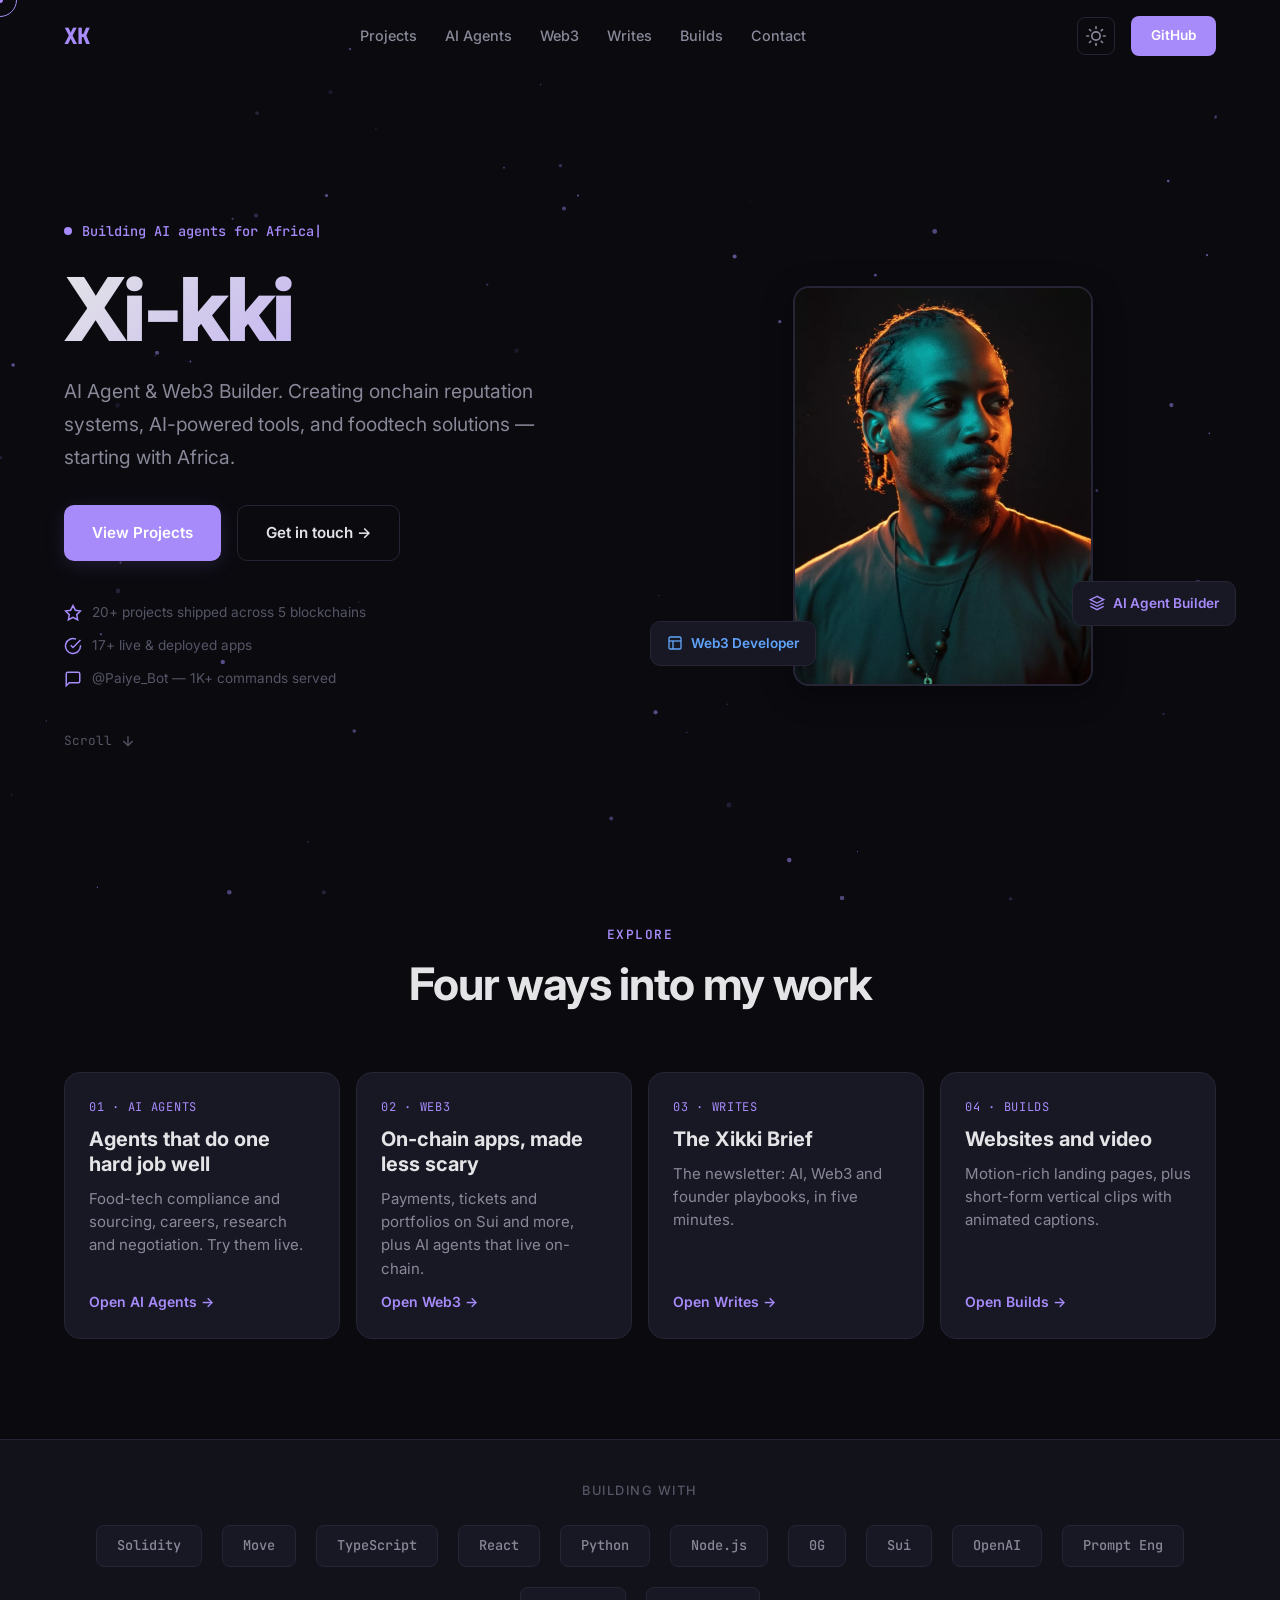
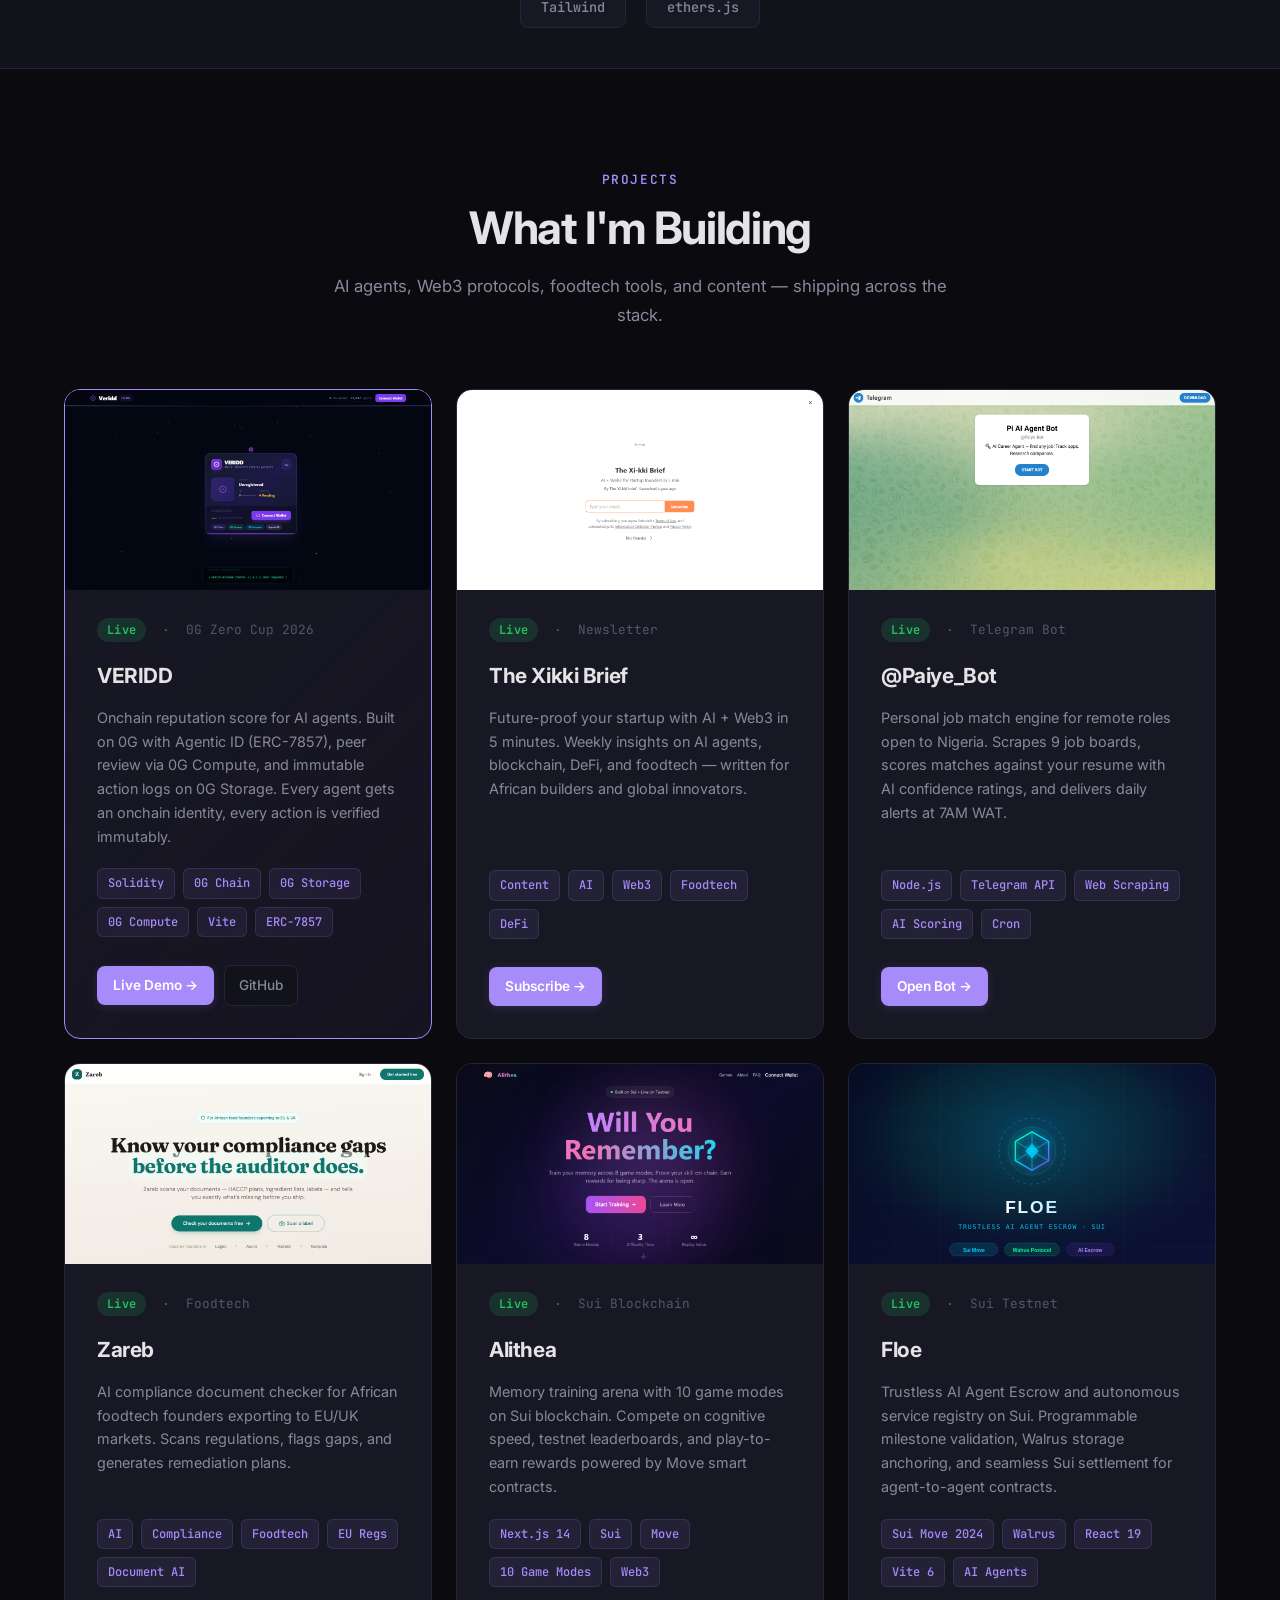
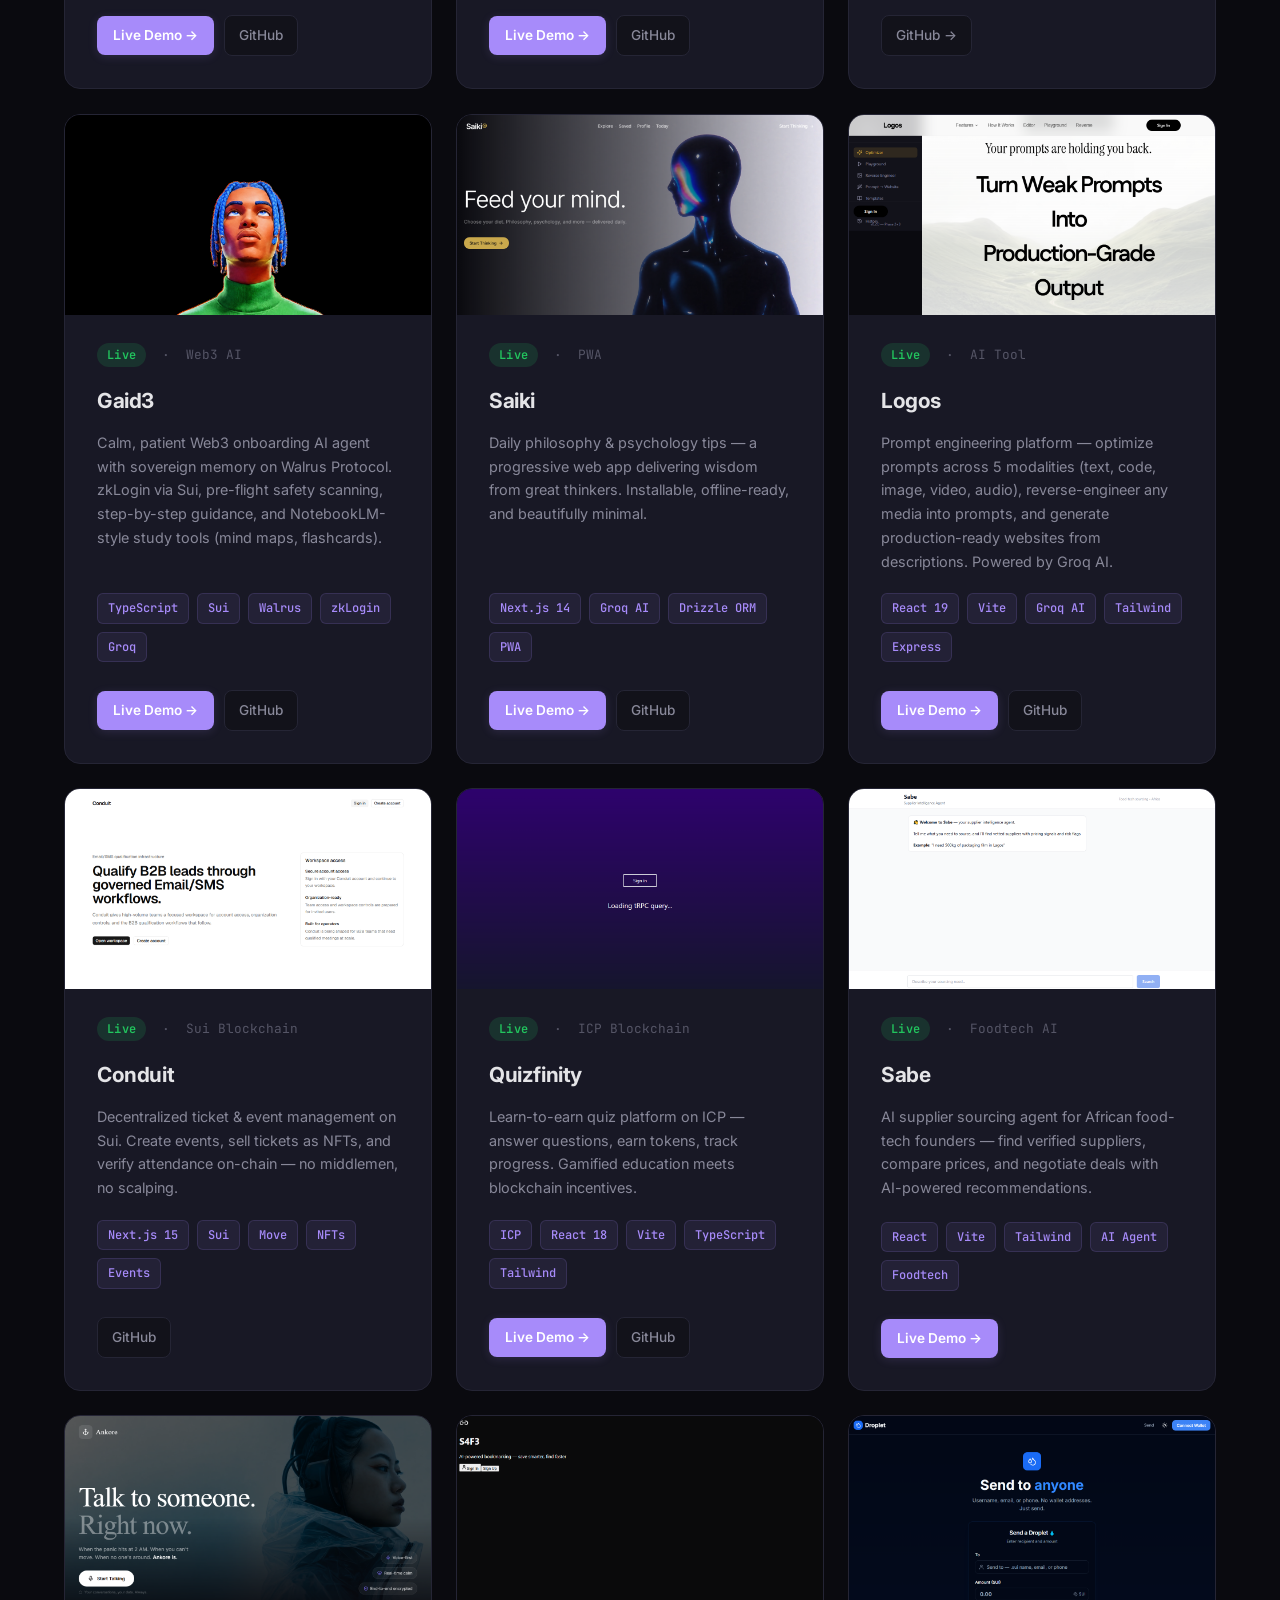
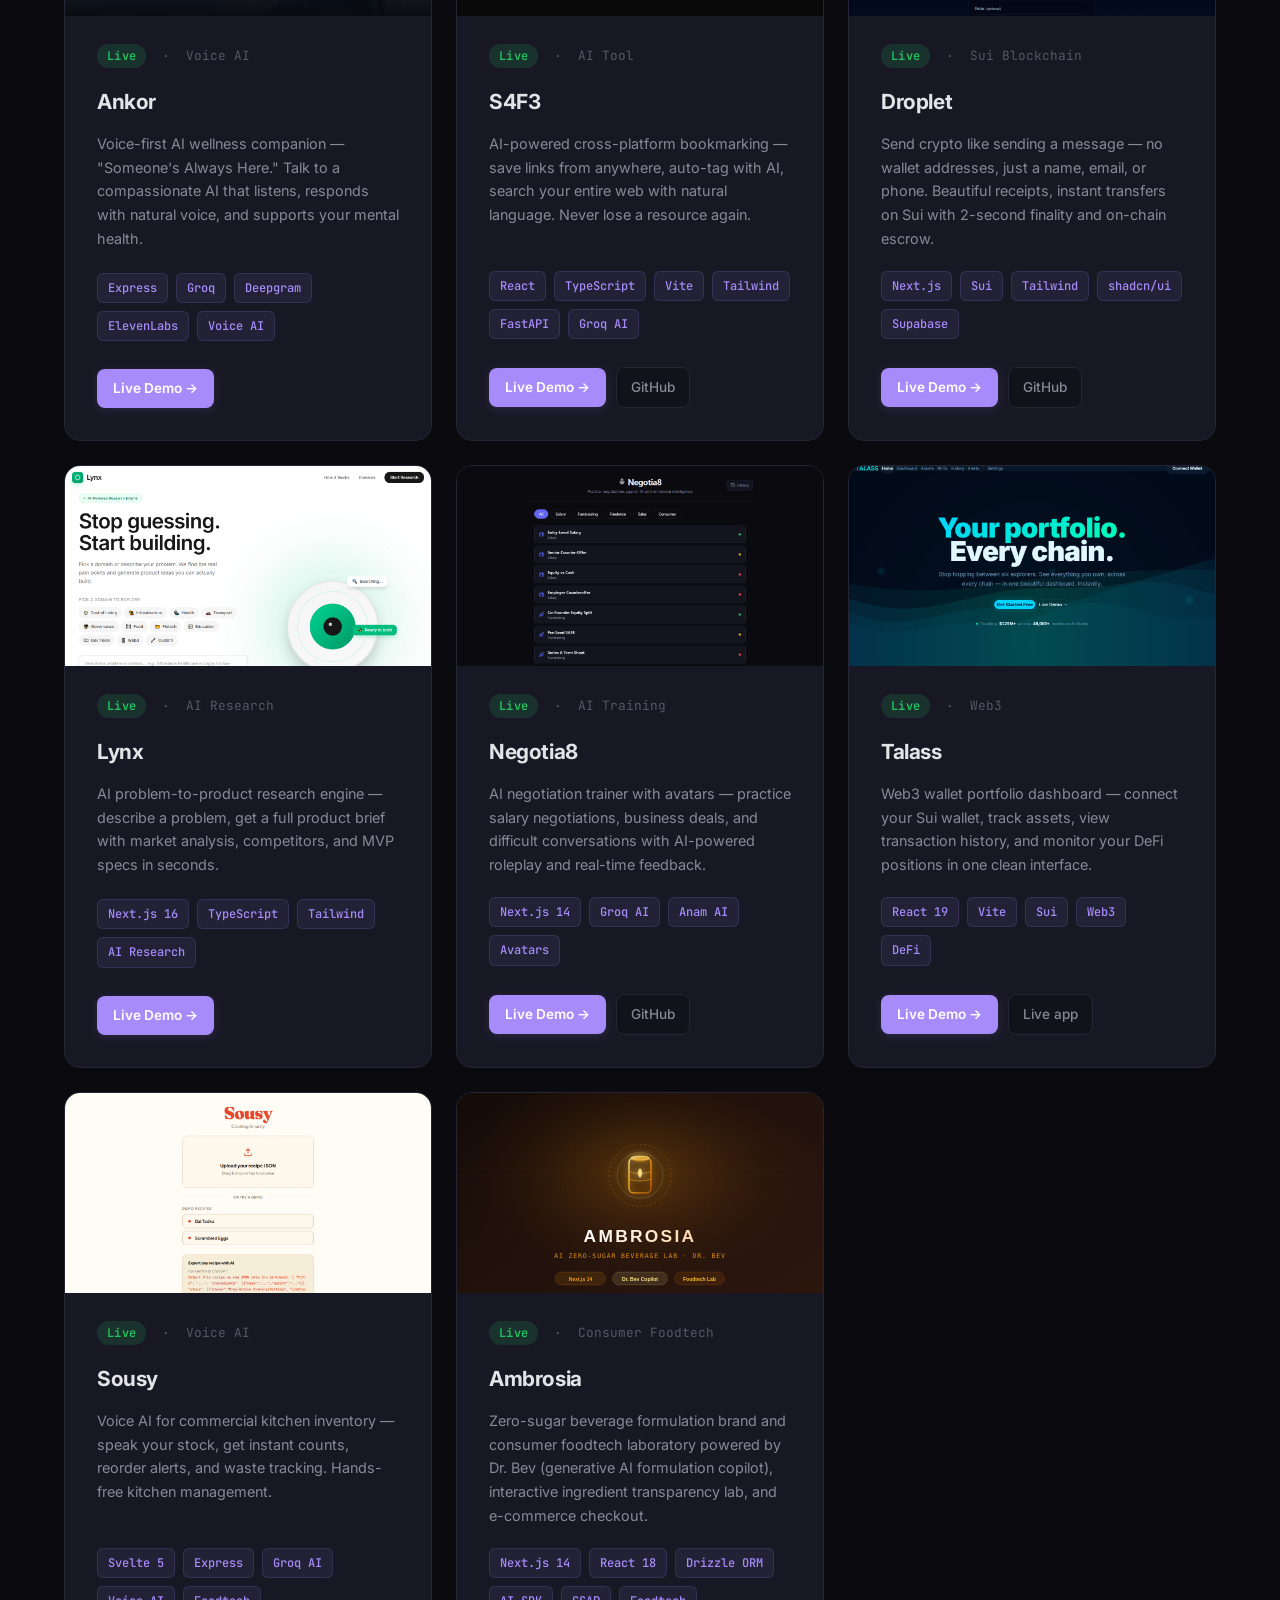
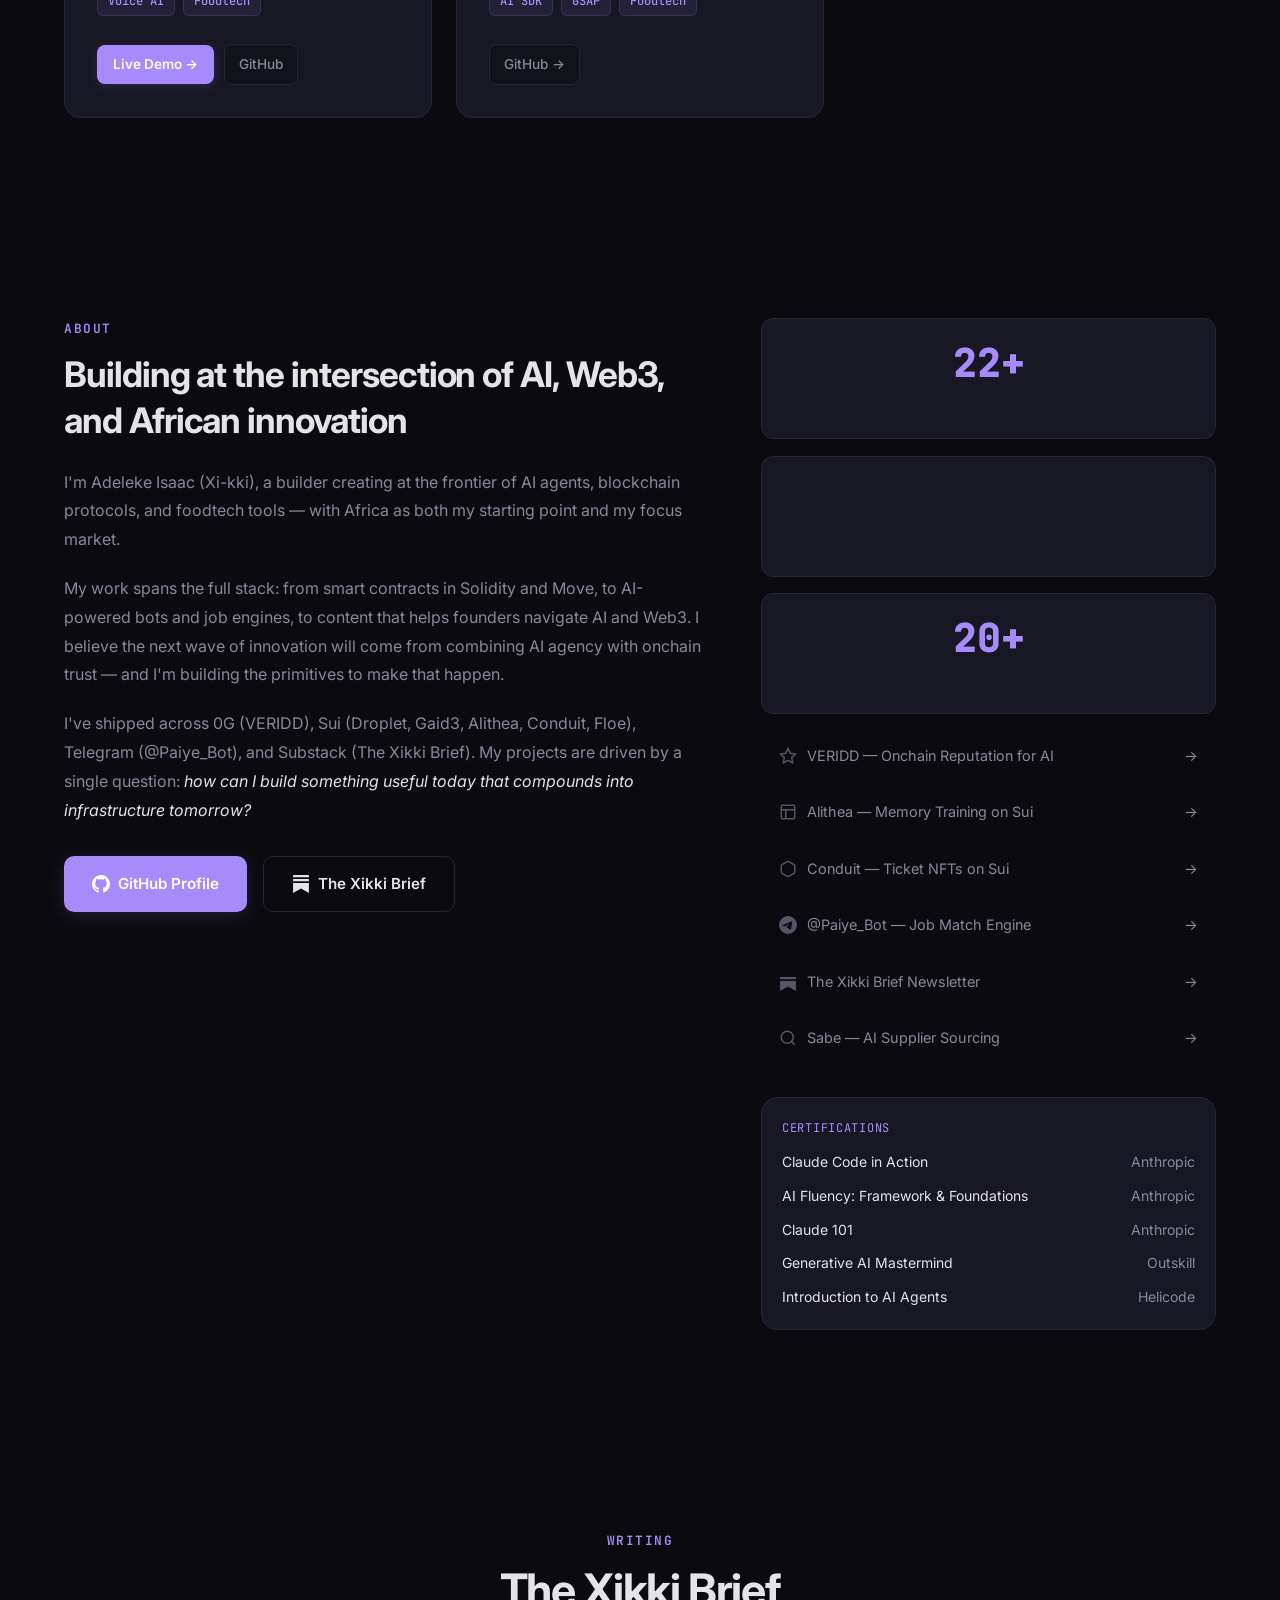
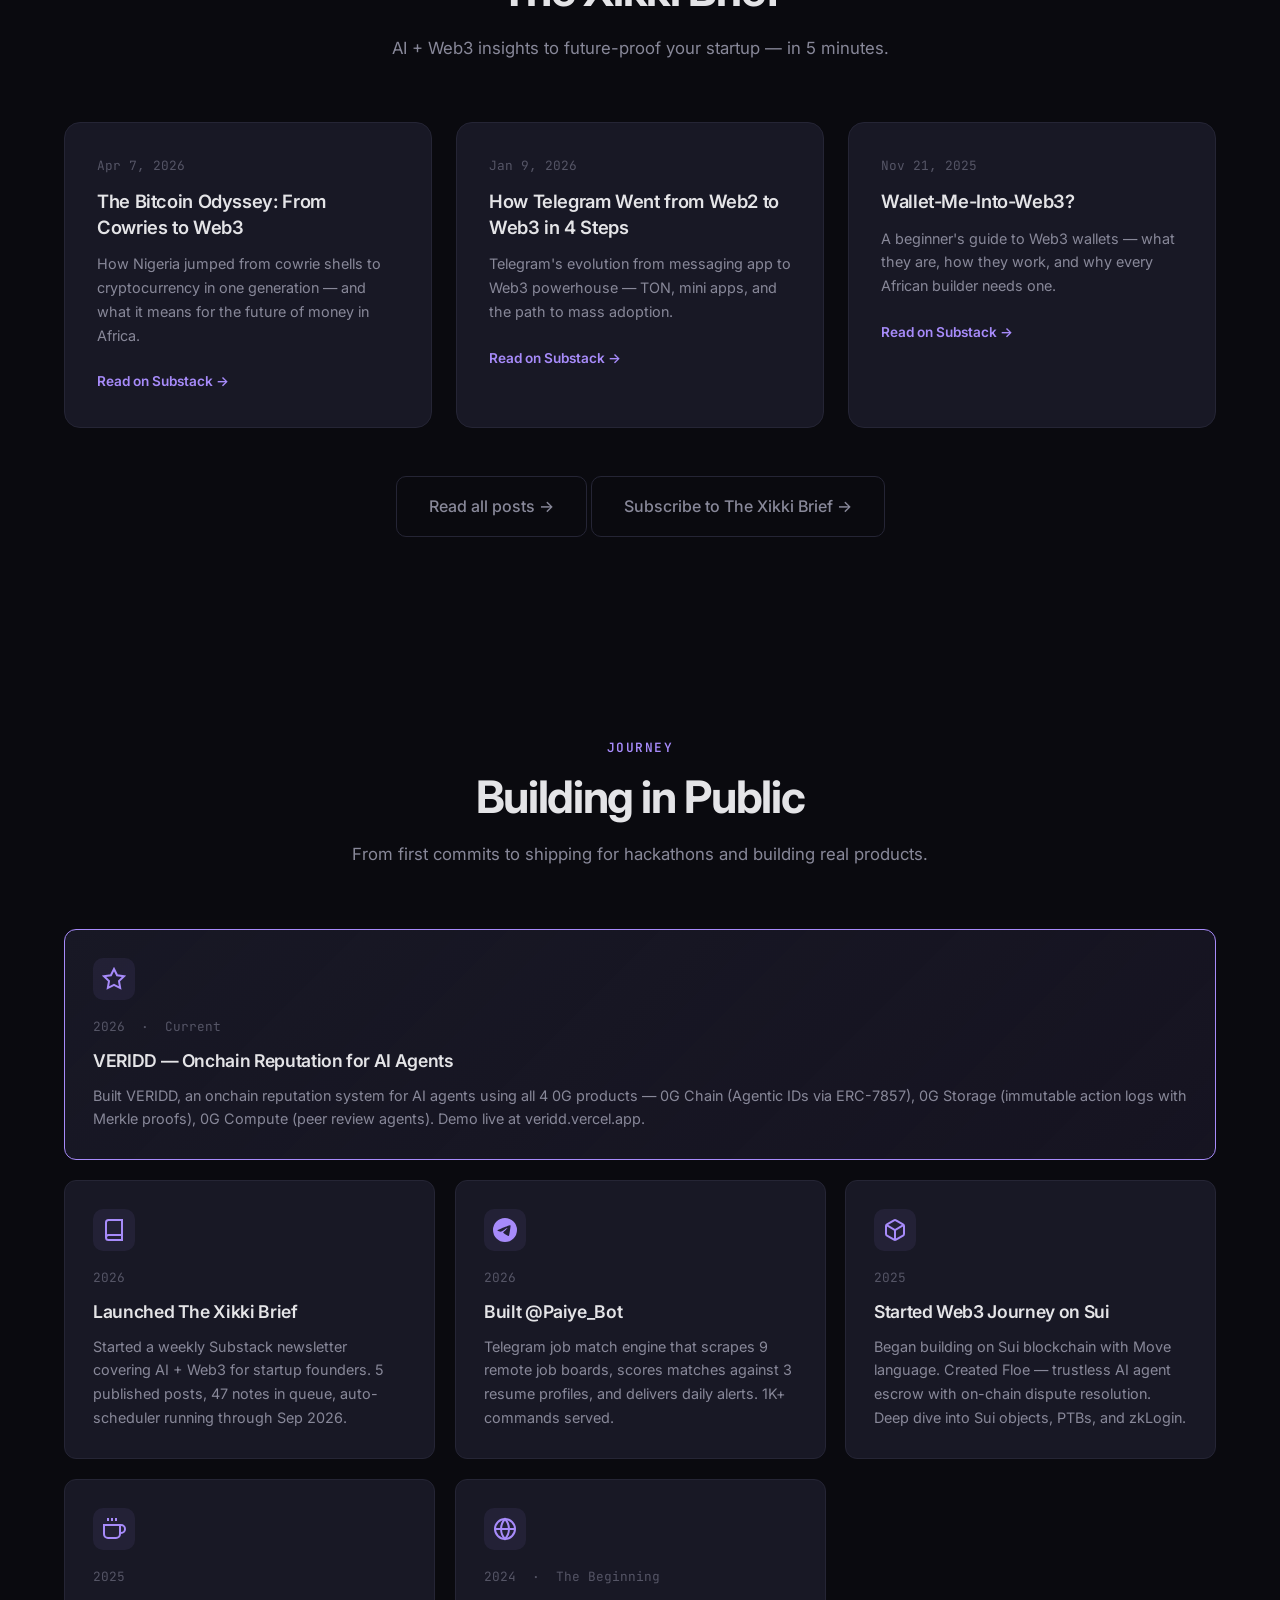
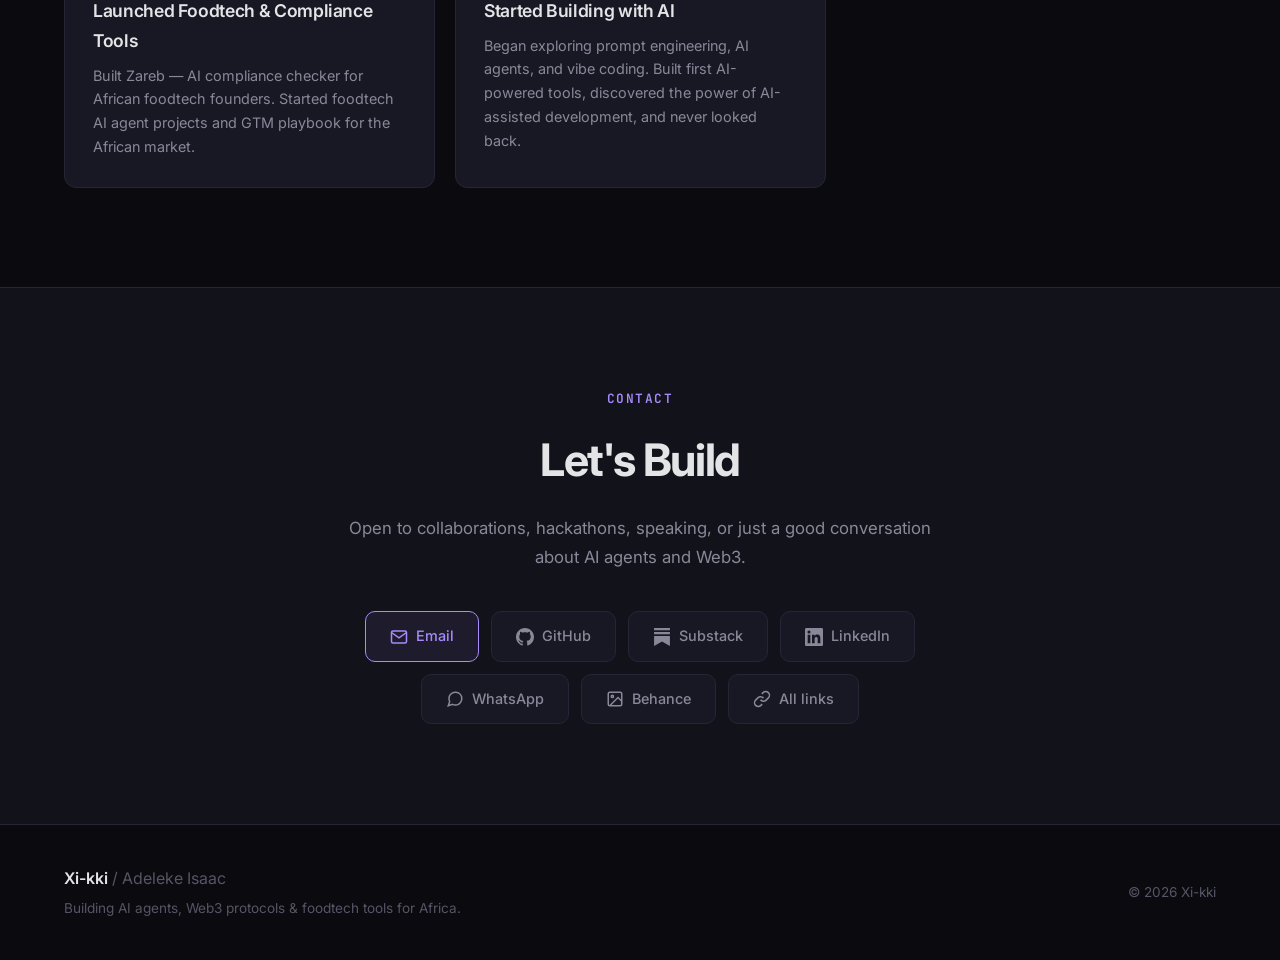
<file: index.html>
<!DOCTYPE html>
<html lang="en" data-theme="dark">

<head>
  <meta charset="utf-8">
  <meta name="viewport" content="width=device-width, initial-scale=1">

  <!-- Primary SEO -->
  <title>Xi-kki — AI Agent, Foodtech & Web3 Builder | Adeleke Isaac (Xi-kkii)</title>
  <meta name="description"
    content="Xi-kki (Adeleke Isaac, also searched as Xi-kkii) builds AI agents, foodtech tools (Zareb — EU/UK compliance checker, Sousy — voice AI kitchen inventory, Sabe — supplier sourcing), and Web3 protocols (VERIDD on 0G, Sui blockchain). Creator of The Xikki Brief and @Paiye_Bot. Based in Africa, building for global markets.">
  <meta name="keywords"
    content="Xi-kki, Xi-kkii, Xi kki, Adeleke Isaac, AI agent developer, foodtech, food tech, African foodtech, foodtech AI, Zareb, Sousy, Sabe, VERIDD, The Xikki Brief, Paiye_Bot, Web3 builder, Sui blockchain, 0G, AI agents Africa, food compliance AI, kitchen AI, Nigeria">
  <meta name="author" content="Adeleke Isaac (Xi-kki)">
  <meta name="robots" content="index, follow, max-image-preview:large, max-snippet:-1, max-video-preview:-1">
  <meta name="google-site-verification" content="q6CFIADINIWfHFvQbDOunn2z2ZAjoUKvm70PoRTeu8s">
  <meta name="google-site-verification" content="cYsNMPkM1h7gbuWrki6o7Jdpw_J-PGnX3L5yHL2Sfp0">
  <meta name="googlebot" content="index, follow, max-image-preview:large, max-snippet:-1, max-video-preview:-1">
  <meta name="theme-color" content="#0a0a0f">
  <link rel="canonical" href="https://xi-kki.github.io/">
  <link rel="author" href="https://github.com/xi-kki">

  <!-- Open Graph -->
  <meta property="og:type" content="profile">
  <meta property="og:url" content="https://xi-kki.github.io/">
  <meta property="og:title" content="Xi-kki — AI Agent, Foodtech & Web3 Builder">
  <meta property="og:description"
    content="Xi-kki (Adeleke Isaac) builds AI agents, foodtech tools (Zareb, Sousy) and Web3 protocols for Africa. 18+ projects shipped.">
  <meta property="og:image" content="https://xi-kki.github.io/images/xi-kki.webp">
  <meta property="og:image:width" content="800">
  <meta property="og:image:height" content="800">
  <meta property="og:image:alt" content="Xi-kki — Adeleke Isaac portrait">
  <meta property="og:site_name" content="Xi-kki">
  <meta property="og:locale" content="en_NG">
  <meta property="profile:first_name" content="Adeleke">
  <meta property="profile:last_name" content="Isaac">
  <meta property="profile:username" content="xi-kki">

  <!-- Twitter Card -->
  <meta name="twitter:card" content="summary_large_image">
  <meta name="twitter:site" content="@xikkibrief">
  <meta name="twitter:creator" content="@xikkibrief">
  <meta name="twitter:title" content="Xi-kki — AI Agent, Foodtech & Web3 Builder">
  <meta name="twitter:description"
    content="Building AI agents, foodtech compliance & kitchen AI (Zareb, Sousy), and Web3 protocols for Africa.">
  <meta name="twitter:image" content="https://xi-kki.github.io/images/xi-kki.webp">
  <meta name="twitter:image:alt" content="Xi-kki portrait">

  <!-- Schema.org — AEO optimized for LLMs / AI agents -->
  <script type="application/ld+json">
  {
    "@context": "https://schema.org",
    "@graph": [
      {
        "@type": "Person",
        "@id": "https://xi-kki.github.io/#person",
        "name": "Adeleke Isaac",
        "alternateName": ["Xi-kki", "Xi-kkii", "Xikki"],
        "url": "https://xi-kki.github.io/",
        "image": "https://xi-kki.github.io/images/xi-kki.webp",
        "jobTitle": "AI Agent, Foodtech & Web3 Builder",
        "description": "Adeleke Isaac (Xi-kki) is a Nigerian AI agent and foodtech builder creating Zareb (EU/UK food compliance AI), Sousy (voice AI kitchen inventory), Sabe (AI supplier sourcing), and VERIDD (onchain reputation for AI agents on 0G). Writes The Xikki Brief. 18+ projects shipped across 5 blockchains.",
        "nationality": { "@type": "Country", "name": "Nigeria" },
        "knowsAbout": [
          "Foodtech", "Food Technology", "Food Compliance", "EU Food Regulations", "UK Food Regulations",
          "Kitchen AI", "Voice AI for Restaurants", "Inventory Management", "Supply Chain AI",
          "AI Agents", "Agentic AI", "Prompt Engineering", "Machine Learning",
          "Web3", "Blockchain", "Sui Blockchain", "Move Language", "Solidity", "0G Chain", "DeFi"
        ],
        "knowsLanguage": ["en", "en-NG"],
        "sameAs": [
          "https://github.com/xi-kki",
          "https://thexikkibrief.substack.com",
          "https://veridd.vercel.app",
          "https://zareb.vercel.app",
          "https://www.linkedin.com/in/adelekeisaac",
          "https://linktr.ee/Xi.kki",
          "https://about.me/Xi-kki",
          "https://www.behance.net/adelsdelight",
          "https://www.clippings.me/users/adelbee",
          "https://t.me/Paiye_Bot",
          "https://xi-kki.github.io/agents/"
        ],
        "hasOccupation": {
          "@type": "Occupation",
          "name": "Forward Deployed Engineer: AI agents for food-tech",
          "occupationLocation": { "@type": "Country", "name": "Nigeria" },
          "skills": "AI Agents, Foodtech, Web3, Solidity, Move, TypeScript, Python"
        }
      },
      {
        "@type": "WebSite",
        "@id": "https://xi-kki.github.io/#website",
        "url": "https://xi-kki.github.io/",
        "name": "Xi-kki — AI Agent, Foodtech & Web3 Builder",
        "alternateName": ["Xi-kkii Portfolio", "Adeleke Isaac Portfolio"],
        "description": "Portfolio of Adeleke Isaac (Xi-kki): AI agents, foodtech tools, and Web3 protocols for Africa.",
        "inLanguage": "en-NG",
        "publisher": { "@id": "https://xi-kki.github.io/#person" },
        "author": { "@id": "https://xi-kki.github.io/#person" }
      },
      {
        "@type": "CollectionPage",
        "@id": "https://xi-kki.github.io/#webpage",
        "url": "https://xi-kki.github.io/",
        "name": "Xi-kki — AI Agent, Foodtech & Web3 Builder | Adeleke Isaac",
        "isPartOf": { "@id": "https://xi-kki.github.io/#website" },
        "about": { "@id": "https://xi-kki.github.io/#person" },
        "primaryImageOfPage": { "@type": "ImageObject", "contentUrl": "https://xi-kki.github.io/images/xi-kki.webp" },
        "inLanguage": "en-NG"
      },
      {
        "@type": "SoftwareApplication",
        "name": "Zareb",
        "alternateName": "Zareb — AI Food Compliance Checker",
        "description": "AI compliance document checker for African foodtech founders exporting to EU/UK markets. Scans regulations, flags gaps, generates remediation plans.",
        "url": "https://zareb.vercel.app",
        "applicationCategory": "Foodtech",
        "operatingSystem": "Web",
        "author": { "@id": "https://xi-kki.github.io/#person" },
        "keywords": "foodtech, food compliance, EU regulations, UK regulations, African food export"
      },
      {
        "@type": "SoftwareApplication",
        "name": "Sousy",
        "description": "Voice AI for commercial kitchen inventory — speak your stock, get instant counts, reorder alerts, and waste tracking.",
        "url": "https://sousy-two.vercel.app",
        "applicationCategory": "Foodtech",
        "author": { "@id": "https://xi-kki.github.io/#person" },
        "keywords": "foodtech, kitchen AI, voice AI, inventory management, restaurant tech"
      },
      {
        "@type": "SoftwareApplication",
        "name": "VERIDD",
        "description": "Onchain reputation for AI agents on 0G — Agentic IDs (ERC-7857), peer review via 0G Compute, immutable logs on 0G Storage.",
        "url": "https://veridd.vercel.app",
        "applicationCategory": "Web3",
        "author": { "@id": "https://xi-kki.github.io/#person" }
      }
    ]
  }
  </script>
  <script type="application/ld+json">
  {
    "@context": "https://schema.org",
    "@type": "FAQPage",
    "mainEntity": [
      {
        "@type": "Question",
        "name": "Who is Xi-kki?",
        "acceptedAnswer": {
          "@type": "Answer",
          "text": "Xi-kki is the alias of Adeleke Isaac (also searched as Xi-kkii), a Nigerian AI agent, foodtech and Web3 builder. He created VERIDD (onchain reputation for AI agents on 0G), Zareb (food compliance AI), Sousy (voice AI kitchen inventory), and The Xikki Brief newsletter. Portfolio at https://xi-kki.github.io."
        }
      },
      {
        "@type": "Question",
        "name": "What does Xi-kki build in foodtech?",
        "acceptedAnswer": {
          "@type": "Answer",
          "text": "Xi-kki builds foodtech tools for Africa: Zareb — AI that checks food product documents against EU/UK export regulations and generates remediation plans; Sousy — voice AI for commercial kitchen inventory (speak your stock, get counts and reorder alerts); Sabe — AI supplier sourcing. All live and deployed."
        }
      },
      {
        "@type": "Question",
        "name": "Is Xi-kkii the same as Xi-kki?",
        "acceptedAnswer": {
          "@type": "Answer",
          "text": "Yes — Xi-kkii is a common alternate spelling of Xi-kki (Adeleke Isaac). Both refer to the same builder. Canonical handle is xi-kki (github.com/xi-kki, xi-kki.github.io, @xikkibrief on X)."
        }
      },
      {
        "@type": "Question",
        "name": "How to contact Xi-kki for foodtech collaborations?",
        "acceptedAnswer": {
          "@type": "Answer",
          "text": "Contact via email xikki.locker@gmail.com, GitHub github.com/xi-kki, LinkedIn linkedin.com/in/adelekeisaac, or Substack thexikkibrief.substack.com. Open to foodtech, AI agent, and Web3 collaborations."
        }
      }
    ]
  }
  </script>

  <!-- Fonts -->
  <link rel="preconnect" href="https://fonts.googleapis.com">
  <link rel="preconnect" href="https://fonts.gstatic.com" crossorigin>
  <link href="https://fonts.googleapis.com/css2?family=Inter:wght@300;400;500;600;700;800&family=JetBrains+Mono:wght@400;500&display=swap" rel="stylesheet">

  <!-- Styles -->
  <link rel="stylesheet" href="css/style.css">

  <!-- Analytics — Google Analytics 4 (replace G-XXXXXXXXXX with your Measurement ID) -->
  <script async src="https://www.googletagmanager.com/gtag/js?id=G-XXXXXXXXXX"></script>
  <script>
    window.dataLayer = window.dataLayer || [];
    function gtag(){dataLayer.push(arguments);}
    gtag('js', new Date());
    gtag('config', 'G-XXXXXXXXXX', { send_page_view: true });
  </script>
  <!-- Plausible (privacy-friendly alternative, no cookies) — uncomment if you prefer Plausible over GA4 -->
  <!-- <script defer data-domain="xi-kki.github.io" src="https://plausible.io/js/script.tagged-events.js"></script> -->
</head>

<body>

  <!-- Custom cursor -->
  <div class="cursor-dot" id="cursor-dot"></div>
  <div class="cursor-ring" id="cursor-ring"></div>

  <!-- Scroll progress -->
  <div class="scroll-progress" id="scroll-progress"></div>

  <!-- ===== Navigation ===== -->
  <nav class="nav" id="nav">
    <div class="nav-inner">
      <a class="nav-logo" href="#home">XK</a>
      <div class="nav-links">
        <a href="#projects">Projects</a>
        <a href="/agents/">AI Agents</a>
        <a href="/web3/">Web3</a>
        <a href="/writes/">Writes</a>
        <a href="/builds/">Builds</a>
        <a href="#contact">Contact</a>
      </div>
      <div class="nav-right">
        <button class="theme-toggle" id="theme-toggle" aria-label="Toggle theme">
          <svg width="20" height="20" viewBox="0 0 24 24" fill="none" stroke="currentColor" stroke-width="2" stroke-linecap="round" stroke-linejoin="round">
            <circle cx="12" cy="12" r="5"/><line x1="12" y1="1" x2="12" y2="3"/><line x1="12" y1="21" x2="12" y2="23"/><line x1="4.22" y1="4.22" x2="5.64" y2="5.64"/><line x1="18.36" y1="18.36" x2="19.78" y2="19.78"/><line x1="1" y1="12" x2="3" y2="12"/><line x1="21" y1="12" x2="23" y2="12"/><line x1="4.22" y1="19.78" x2="5.64" y2="18.36"/><line x1="18.36" y1="5.64" x2="19.78" y2="4.22"/>
          </svg>
        </button>
        <a class="nav-cta" href="https://github.com/xi-kki" target="_blank">GitHub</a>
      </div>
    </div>
  </nav>

  <!-- ===== Hero ===== -->
  <section class="hero" id="home">
    <canvas class="hero-canvas" id="hero-canvas"></canvas>
    <div class="container">
      <div class="hero-grid">
        <div class="hero-copy reveal">
          <div class="hero-overline">
            <span class="pulse-dot"></span>
            <span id="typewriter" class="typewriter-text"></span>
          </div>
          <h1 class="hero-name">Xi-kki</h1>
          <p class="hero-bio">AI Agent & Web3 Builder. Creating onchain reputation systems, AI-powered tools, and foodtech solutions — starting with Africa.</p>
          <div class="hero-actions">
            <a href="#projects" class="btn btn-primary magnetic">View Projects</a>
            <a href="#contact" class="btn btn-ghost magnetic">Get in touch →</a>
          </div>
          <div class="hero-proof">
            <div class="proof-item">
              <svg width="18" height="18" viewBox="0 0 24 24" fill="none" stroke="currentColor" stroke-width="2"><polygon points="12 2 15.09 8.26 22 9.27 17 14.14 18.18 21.02 12 17.77 5.82 21.02 7 14.14 2 9.27 8.91 8.26 12 2"/></svg>
              <span>20+ projects shipped across 5 blockchains</span>
            </div>
            <div class="proof-item">
              <svg width="18" height="18" viewBox="0 0 24 24" fill="none" stroke="currentColor" stroke-width="2"><path d="M22 11.08V12a10 10 0 1 1-5.93-9.14"/><polyline points="22 4 12 14.01 9 11.01"/></svg>
              <span>17+ live & deployed apps</span>
            </div>
            <div class="proof-item">
              <svg width="18" height="18" viewBox="0 0 24 24" fill="none" stroke="currentColor" stroke-width="2"><path d="M21 15a2 2 0 0 1-2 2H7l-4 4V5a2 2 0 0 1 2-2h14a2 2 0 0 1 2 2z"/></svg>
              <span>@Paiye_Bot — 1K+ commands served</span>
            </div>
          </div>
          <div class="scroll-indicator">
            <span>Scroll</span>
            <svg width="16" height="16" viewBox="0 0 24 24" fill="none" stroke="currentColor" stroke-width="2"><line x1="12" y1="5" x2="12" y2="19"/><polyline points="19 12 12 19 5 12"/></svg>
          </div>
        </div>

        <div class="hero-visual reveal reveal-right">
          <div class="hero-photo-frame">
            <img src="images/xi-kki.webp" alt="Xi-kki" class="hero-photo">
          </div>
          <div class="hero-photo-badge badge-primary">
            <span class="badge-icon">
              <svg width="16" height="16" viewBox="0 0 24 24" fill="none" stroke="currentColor" stroke-width="2"><path d="M12 2L2 7l10 5 10-5-10-5z"/><path d="M2 17l10 5 10-5"/><path d="M2 12l10 5 10-5"/></svg>
            </span>
            AI Agent Builder
          </div>
          <div class="hero-photo-badge badge-secondary">
            <span class="badge-icon">
              <svg width="16" height="16" viewBox="0 0 24 24" fill="none" stroke="currentColor" stroke-width="2"><rect x="3" y="3" width="18" height="18" rx="2" ry="2"/><line x1="3" y1="9" x2="21" y2="9"/><line x1="9" y1="21" x2="9" y2="9"/></svg>
            </span>
            Web3 Developer
          </div>
        </div>
      </div>
    </div>
  </section>

  <!-- ===== Explore: sub-sites ===== -->
  <section class="section explore-section" id="explore">
    <div class="container">
      <div class="section-header reveal">
        <p class="section-label">Explore</p>
        <h2>Four ways into my work</h2>
      </div>
      <div class="explore-grid">
        <a class="explore-card reveal" href="/agents/">
          <span class="explore-kicker">01 · AI Agents</span>
          <h3>Agents that do one hard job well</h3>
          <p>Food-tech compliance and sourcing, careers, research and negotiation. Try them live.</p>
          <span class="explore-go">Open AI Agents →</span>
        </a>
        <a class="explore-card reveal reveal-delay-1" href="/web3/">
          <span class="explore-kicker">02 · Web3</span>
          <h3>On-chain apps, made less scary</h3>
          <p>Payments, tickets and portfolios on Sui and more, plus AI agents that live on-chain.</p>
          <span class="explore-go">Open Web3 →</span>
        </a>
        <a class="explore-card reveal reveal-delay-2" href="/writes/">
          <span class="explore-kicker">03 · Writes</span>
          <h3>The Xikki Brief</h3>
          <p>The newsletter: AI, Web3 and founder playbooks, in five minutes.</p>
          <span class="explore-go">Open Writes →</span>
        </a>
        <a class="explore-card reveal reveal-delay-3" href="/builds/">
          <span class="explore-kicker">04 · Builds</span>
          <h3>Websites and video</h3>
          <p>Motion-rich landing pages, plus short-form vertical clips with animated captions.</p>
          <span class="explore-go">Open Builds →</span>
        </a>
      </div>
    </div>
  </section>

  <!-- ===== Built With ===== -->
  <section class="media-section">
    <div class="container">
      <p class="media-label">Building With</p>
      <div class="media-strip">
        <span class="tech-logo">Solidity</span>
        <span class="tech-logo">Move</span>
        <span class="tech-logo">TypeScript</span>
        <span class="tech-logo">React</span>
        <span class="tech-logo">Python</span>
        <span class="tech-logo">Node.js</span>
        <span class="tech-logo">0G</span>
        <span class="tech-logo">Sui</span>
        <span class="tech-logo">OpenAI</span>
        <span class="tech-logo">Prompt Eng</span>
        <span class="tech-logo">Tailwind</span>
        <span class="tech-logo">ethers.js</span>
      </div>
    </div>
  </section>

  <!-- ===== Projects ===== -->
  <section class="section" id="projects">
    <div class="container">
      <div class="section-header reveal">
        <p class="section-label">Projects</p>
        <h2>What I'm Building</h2>
        <p class="section-desc">AI agents, Web3 protocols, foodtech tools, and content — shipping across the stack.</p>
      </div>

      <div class="ventures-grid">

        <!-- VERIDD -->
        <div class="venture-card featured reveal tilt-card">
          <div class="venture-preview">
            <img src="images/projects/veridd.png" alt="VERIDD - Onchain Reputation for AI" loading="lazy">
          </div>
          <div class="venture-card-content">
          <div class="venture-meta">
            <span class="venture-status status-live">Live</span>
            &nbsp;·&nbsp; 0G Zero Cup 2026
          </div>
          <h3>VERIDD</h3>
          <p>Onchain reputation score for AI agents. Built on 0G with Agentic ID (ERC-7857), peer review via 0G Compute, and immutable action logs on 0G Storage. Every agent gets an onchain identity, every action is verified immutably.</p>
          <div class="venture-tags">
            <span>Solidity</span>
            <span>0G Chain</span>
            <span>0G Storage</span>
            <span>0G Compute</span>
            <span>Vite</span>
            <span>ERC-7857</span>
          </div>
          <div class="venture-links">
            <a href="https://veridd.vercel.app" target="_blank" class="venture-link">Live Demo →</a>
            <a href="https://github.com/xi-kki/veridd" target="_blank" class="venture-link-gh">GitHub</a>
          </div>
          </div>
        </div>

        <!-- The Xikki Brief -->
        <div class="venture-card reveal tilt-card">
          <div class="venture-preview">
            <img src="images/projects/xikki-brief.png" alt="The Xikki Brief - Substack Newsletter" loading="lazy">
          </div>
          <div class="venture-card-content">
          <div class="venture-meta">
            <span class="venture-status status-live">Live</span>
            &nbsp;·&nbsp; Newsletter
          </div>
          <h3>The Xikki Brief</h3>
          <p>Future-proof your startup with AI + Web3 in 5 minutes. Weekly insights on AI agents, blockchain, DeFi, and foodtech — written for African builders and global innovators.</p>
          <div class="venture-tags">
            <span>Content</span>
            <span>AI</span>
            <span>Web3</span>
            <span>Foodtech</span>
            <span>DeFi</span>
          </div>
          <div class="venture-links">
            <a href="https://thexikkibrief.substack.com" target="_blank" class="venture-link">Subscribe →</a>
          </div>
          </div>
        </div>

        <!-- @Paiye_Bot -->
        <div class="venture-card reveal reveal-delay-1 tilt-card">
          <div class="venture-preview">
            <img src="images/projects/paiye-bot.png" alt="@Paiye_Bot - Telegram AI Career Agent" loading="lazy">
          </div>
          <div class="venture-card-content">
          <div class="venture-meta">
            <span class="venture-status status-live">Live</span>
            &nbsp;·&nbsp; Telegram Bot
          </div>
          <h3>@Paiye_Bot</h3>
          <p>Personal job match engine for remote roles open to Nigeria. Scrapes 9 job boards, scores matches against your resume with AI confidence ratings, and delivers daily alerts at 7AM WAT.</p>
          <div class="venture-tags">
            <span>Node.js</span>
            <span>Telegram API</span>
            <span>Web Scraping</span>
            <span>AI Scoring</span>
            <span>Cron</span>
          </div>
          <div class="venture-links">
            <a href="https://t.me/Paiye_Bot" target="_blank" class="venture-link">Open Bot →</a>
          </div>
          </div>
        </div>

        <!-- Zareb -->
        <div class="venture-card reveal tilt-card">
          <div class="venture-preview">
            <img src="images/projects/zareb.png" alt="Zareb - Foodtech Compliance Checker" loading="lazy">
          </div>
          <div class="venture-card-content">
          <div class="venture-meta">
            <span class="venture-status status-live">Live</span>
            &nbsp;·&nbsp; Foodtech
          </div>
          <h3>Zareb</h3>
          <p>AI compliance document checker for African foodtech founders exporting to EU/UK markets. Scans regulations, flags gaps, and generates remediation plans.</p>
          <div class="venture-tags">
            <span>AI</span>
            <span>Compliance</span>
            <span>Foodtech</span>
            <span>EU Regs</span>
            <span>Document AI</span>
          </div>
          <div class="venture-links">
            <a href="https://zareb.vercel.app" target="_blank" class="venture-link">Live Demo →</a>
            <a href="https://github.com/xi-kki/zareb" target="_blank" class="venture-link-gh">GitHub</a>
          </div>
          </div>
        </div>

        <!-- Alithea -->
        <div class="venture-card reveal reveal-delay-1 tilt-card">
          <div class="venture-preview">
            <img src="images/projects/alithea.png" alt="Alithea - Memory Training Game" loading="lazy">
          </div>
          <div class="venture-card-content">
          <div class="venture-meta">
            <span class="venture-status status-live">Live</span>
            &nbsp;·&nbsp; Sui Blockchain
          </div>
          <h3>Alithea</h3>
          <p>Memory training arena with 10 game modes on Sui blockchain. Compete on cognitive speed, testnet leaderboards, and play-to-earn rewards powered by Move smart contracts.</p>
          <div class="venture-tags">
            <span>Next.js 14</span>
            <span>Sui</span>
            <span>Move</span>
            <span>10 Game Modes</span>
            <span>Web3</span>
          </div>
          <div class="venture-links">
            <a href="https://alitia.vercel.app" target="_blank" class="venture-link">Live Demo →</a>
            <a href="https://github.com/xi-kki/alithea" target="_blank" class="venture-link-gh">GitHub</a>
          </div>
          </div>
        </div>

        <!-- Floe -->
        <div class="venture-card reveal tilt-card">
          <div class="venture-preview">
            <img src="images/projects/floe.svg" alt="Floe - Trustless AI Agent Escrow on Sui" loading="lazy">
          </div>
          <div class="venture-card-content">
          <div class="venture-meta">
            <span class="venture-status status-live">Live</span>
            &nbsp;·&nbsp; Sui Testnet
          </div>
          <h3>Floe</h3>
          <p>Trustless AI Agent Escrow and autonomous service registry on Sui. Programmable milestone validation, Walrus storage anchoring, and seamless Sui settlement for agent-to-agent contracts.</p>
          <div class="venture-tags">
            <span>Sui Move 2024</span>
            <span>Walrus</span>
            <span>React 19</span>
            <span>Vite 6</span>
            <span>AI Agents</span>
          </div>
          <div class="venture-links">
            <a href="https://github.com/xi-kki/floe" target="_blank" class="venture-link-gh">GitHub →</a>
          </div>
          </div>
        </div>

        <!-- Gaid3 -->
        <div class="venture-card reveal tilt-card">
          <div class="venture-preview">
            <img src="images/projects/gaid3.png" alt="Gaid3 - Web3 Onboarding AI Agent" loading="lazy">
          </div>
          <div class="venture-card-content">
          <div class="venture-meta">
            <span class="venture-status status-live">Live</span>
            &nbsp;·&nbsp; Web3 AI
          </div>
          <h3>Gaid3</h3>
          <p>Calm, patient Web3 onboarding AI agent with sovereign memory on Walrus Protocol. zkLogin via Sui, pre-flight safety scanning, step-by-step guidance, and NotebookLM-style study tools (mind maps, flashcards).</p>
          <div class="venture-tags">
            <span>TypeScript</span>
            <span>Sui</span>
            <span>Walrus</span>
            <span>zkLogin</span>
            <span>Groq</span>
          </div>
          <div class="venture-links">
            <a href="https://gaid3.vercel.app" target="_blank" class="venture-link">Live Demo →</a>
            <a href="https://github.com/xi-kki/gaid3" target="_blank" class="venture-link-gh">GitHub</a>
          </div>
          </div>
        </div>

        <!-- Saiki -->
        <div class="venture-card reveal reveal-delay-1 tilt-card">
          <div class="venture-preview">
            <img src="images/projects/saiki.png" alt="Saiki - Daily Philosophy Tips" loading="lazy">
          </div>
          <div class="venture-card-content">
          <div class="venture-meta">
            <span class="venture-status status-live">Live</span>
            &nbsp;·&nbsp; PWA
          </div>
          <h3>Saiki</h3>
          <p>Daily philosophy & psychology tips — a progressive web app delivering wisdom from great thinkers. Installable, offline-ready, and beautifully minimal.</p>
          <div class="venture-tags">
            <span>Next.js 14</span>
            <span>Groq AI</span>
            <span>Drizzle ORM</span>
            <span>PWA</span>
          </div>
          <div class="venture-links">
            <a href="https://saiki-two.vercel.app" target="_blank" class="venture-link">Live Demo →</a>
            <a href="https://github.com/xi-kki/saiki" target="_blank" class="venture-link-gh">GitHub</a>
          </div>
          </div>
        </div>

        <!-- Logos -->
        <div class="venture-card reveal tilt-card">
          <div class="venture-preview">
            <img src="images/projects/logos.png" alt="Logos - AI Prompt Engineering Platform" loading="lazy">
          </div>
          <div class="venture-card-content">
          <div class="venture-meta">
            <span class="venture-status status-live">Live</span>
            &nbsp;·&nbsp; AI Tool
          </div>
          <h3>Logos</h3>
          <p>Prompt engineering platform — optimize prompts across 5 modalities (text, code, image, video, audio), reverse-engineer any media into prompts, and generate production-ready websites from descriptions. Powered by Groq AI.</p>
          <div class="venture-tags">
            <span>React 19</span>
            <span>Vite</span>
            <span>Groq AI</span>
            <span>Tailwind</span>
            <span>Express</span>
          </div>
          <div class="venture-links">
            <a href="https://logos-one-pied.vercel.app" target="_blank" class="venture-link">Live Demo →</a>
            <a href="https://github.com/xi-kki/logos" target="_blank" class="venture-link-gh">GitHub</a>
          </div>
          </div>
        </div>

        <!-- Conduit -->
        <div class="venture-card reveal reveal-delay-2 tilt-card">
          <div class="venture-preview">
            <img src="images/projects/conduit.png" alt="Conduit - Ticket NFTs on Sui" loading="lazy">
          </div>
          <div class="venture-card-content">
          <div class="venture-meta">
            <span class="venture-status status-live">Live</span>
            &nbsp;·&nbsp; Sui Blockchain
          </div>
          <h3>Conduit</h3>
          <p>Decentralized ticket & event management on Sui. Create events, sell tickets as NFTs, and verify attendance on-chain — no middlemen, no scalping.</p>
          <div class="venture-tags">
            <span>Next.js 15</span>
            <span>Sui</span>
            <span>Move</span>
            <span>NFTs</span>
            <span>Events</span>
          </div>
          <div class="venture-links">
            <a href="https://github.com/xi-kki/conduit" target="_blank" class="venture-link-gh">GitHub</a>
          </div>
          </div>
        </div>

        <!-- Quizfinity -->
        <div class="venture-card reveal tilt-card">
          <div class="venture-preview">
            <img src="images/projects/quizfinity.png" alt="Quizfinity - Learn-to-Earn on ICP" loading="lazy">
          </div>
          <div class="venture-card-content">
          <div class="venture-meta">
            <span class="venture-status status-live">Live</span>
            &nbsp;·&nbsp; ICP Blockchain
          </div>
          <h3>Quizfinity</h3>
          <p>Learn-to-earn quiz platform on ICP — answer questions, earn tokens, track progress. Gamified education meets blockchain incentives.</p>
          <div class="venture-tags">
            <span>ICP</span>
            <span>React 18</span>
            <span>Vite</span>
            <span>TypeScript</span>
            <span>Tailwind</span>
          </div>
          <div class="venture-links">
            <a href="https://quizfinity-gamma.vercel.app" target="_blank" class="venture-link">Live Demo →</a>
            <a href="https://github.com/xi-kki/quizfinity" target="_blank" class="venture-link-gh">GitHub</a>
          </div>
          </div>
        </div>

        <!-- Sabe -->
        <div class="venture-card reveal reveal-delay-1 tilt-card">
          <div class="venture-preview">
            <img src="images/projects/sabe.png" alt="Sabe - AI Supplier Sourcing" loading="lazy">
          </div>
          <div class="venture-card-content">
          <div class="venture-meta">
            <span class="venture-status status-live">Live</span>
            &nbsp;·&nbsp; Foodtech AI
          </div>
          <h3>Sabe</h3>
          <p>AI supplier sourcing agent for African food-tech founders — find verified suppliers, compare prices, and negotiate deals with AI-powered recommendations.</p>
          <div class="venture-tags">
            <span>React</span>
            <span>Vite</span>
            <span>Tailwind</span>
            <span>AI Agent</span>
            <span>Foodtech</span>
          </div>
          <div class="venture-links">
            <a href="https://sabe-six.vercel.app" target="_blank" class="venture-link">Live Demo →</a>
          </div>
          </div>
        </div>

        <!-- Ankor -->
        <div class="venture-card reveal tilt-card">
          <div class="venture-preview">
            <img src="images/projects/ankor.png" alt="Ankor - Voice AI Wellness" loading="lazy">
          </div>
          <div class="venture-card-content">
          <div class="venture-meta">
            <span class="venture-status status-live">Live</span>
            &nbsp;·&nbsp; Voice AI
          </div>
          <h3>Ankor</h3>
          <p>Voice-first AI wellness companion — "Someone's Always Here." Talk to a compassionate AI that listens, responds with natural voice, and supports your mental health.</p>
          <div class="venture-tags">
            <span>Express</span>
            <span>Groq</span>
            <span>Deepgram</span>
            <span>ElevenLabs</span>
            <span>Voice AI</span>
          </div>
          <div class="venture-links">
            <a href="https://ankore.vercel.app" target="_blank" class="venture-link">Live Demo →</a>
          </div>
          </div>
        </div>

        <!-- S4F3 -->
        <div class="venture-card reveal reveal-delay-1 tilt-card">
          <div class="venture-preview">
            <img src="images/projects/s4f3.png" alt="S4F3 - AI Bookmarking" loading="lazy">
          </div>
          <div class="venture-card-content">
          <div class="venture-meta">
            <span class="venture-status status-live">Live</span>
            &nbsp;·&nbsp; AI Tool
          </div>
          <h3>S4F3</h3>
          <p>AI-powered cross-platform bookmarking — save links from anywhere, auto-tag with AI, search your entire web with natural language. Never lose a resource again.</p>
          <div class="venture-tags">
            <span>React</span>
            <span>TypeScript</span>
            <span>Vite</span>
            <span>Tailwind</span>
            <span>FastAPI</span>
            <span>Groq AI</span>
          </div>
          <div class="venture-links">
            <a href="https://s4f3.vercel.app" target="_blank" class="venture-link">Live Demo →</a>
            <a href="https://github.com/xi-kki/s4f3" target="_blank" class="venture-link-gh">GitHub</a>
          </div>
          </div>
        </div>

        <!-- Droplet -->
        <div class="venture-card reveal tilt-card">
          <div class="venture-preview">
            <img src="images/projects/droplet.png" alt="Droplet - Send Crypto Like Messaging" loading="lazy">
          </div>
          <div class="venture-card-content">
          <div class="venture-meta">
            <span class="venture-status status-live">Live</span>
            &nbsp;·&nbsp; Sui Blockchain
          </div>
          <h3>Droplet</h3>
          <p>Send crypto like sending a message — no wallet addresses, just a name, email, or phone. Beautiful receipts, instant transfers on Sui with 2-second finality and on-chain escrow.</p>
          <div class="venture-tags">
            <span>Next.js</span>
            <span>Sui</span>
            <span>Tailwind</span>
            <span>shadcn/ui</span>
            <span>Supabase</span>
          </div>
          <div class="venture-links">
            <a href="https://droplet-topaz.vercel.app" target="_blank" class="venture-link">Live Demo →</a>
            <a href="https://github.com/xi-kki/droplet" target="_blank" class="venture-link-gh">GitHub</a>
          </div>
          </div>
        </div>

        <!-- Lynx -->
        <div class="venture-card reveal reveal-delay-1 tilt-card">
          <div class="venture-preview">
            <img src="images/projects/lynx.png" alt="Lynx - AI Research Engine" loading="lazy">
          </div>
          <div class="venture-card-content">
          <div class="venture-meta">
            <span class="venture-status status-live">Live</span>
            &nbsp;·&nbsp; AI Research
          </div>
          <h3>Lynx</h3>
          <p>AI problem-to-product research engine — describe a problem, get a full product brief with market analysis, competitors, and MVP specs in seconds.</p>
          <div class="venture-tags">
            <span>Next.js 16</span>
            <span>TypeScript</span>
            <span>Tailwind</span>
            <span>AI Research</span>
          </div>
          <div class="venture-links">
            <a href="https://lynx-research-six.vercel.app" target="_blank" class="venture-link">Live Demo →</a>
          </div>
          </div>
        </div>

        <!-- Negotia8 -->
        <div class="venture-card reveal tilt-card">
          <div class="venture-preview">
            <img src="images/projects/negotia8.png" alt="Negotia8 - AI Negotiation Trainer" loading="lazy">
          </div>
          <div class="venture-card-content">
          <div class="venture-meta">
            <span class="venture-status status-live">Live</span>
            &nbsp;·&nbsp; AI Training
          </div>
          <h3>Negotia8</h3>
          <p>AI negotiation trainer with avatars — practice salary negotiations, business deals, and difficult conversations with AI-powered roleplay and real-time feedback.</p>
          <div class="venture-tags">
            <span>Next.js 14</span>
            <span>Groq AI</span>
            <span>Anam AI</span>
            <span>Avatars</span>
          </div>
          <div class="venture-links">
            <a href="https://negotia8.vercel.app" target="_blank" class="venture-link">Live Demo →</a>
            <a href="https://github.com/xi-kki/Negotia8" target="_blank" class="venture-link-gh">GitHub</a>
          </div>
          </div>
        </div>

        <!-- Talass -->
        <div class="venture-card reveal reveal-delay-1 tilt-card">
          <div class="venture-preview">
            <img src="images/projects/talass.png" alt="Talass - Web3 Portfolio Dashboard" loading="lazy">
          </div>
          <div class="venture-card-content">
          <div class="venture-meta">
            <span class="venture-status status-live">Live</span>
            &nbsp;·&nbsp; Web3
          </div>
          <h3>Talass</h3>
          <p>Web3 wallet portfolio dashboard — connect your Sui wallet, track assets, view transaction history, and monitor your DeFi positions in one clean interface.</p>
          <div class="venture-tags">
            <span>React 19</span>
            <span>Vite</span>
            <span>Sui</span>
            <span>Web3</span>
            <span>DeFi</span>
          </div>
          <div class="venture-links">
            <a href="https://talass.vercel.app" target="_blank" class="venture-link">Live Demo →</a>
            <a href="https://talass.vercel.app" target="_blank" class="venture-link-gh">Live app</a>
          </div>
          </div>
        </div>

        <!-- Sousy -->
        <div class="venture-card reveal tilt-card">
          <div class="venture-preview">
            <img src="images/projects/sousy.png" alt="Sousy - Voice AI Kitchen Inventory" loading="lazy">
          </div>
          <div class="venture-card-content">
          <div class="venture-meta">
            <span class="venture-status status-live">Live</span>
            &nbsp;·&nbsp; Voice AI
          </div>
          <h3>Sousy</h3>
          <p>Voice AI for commercial kitchen inventory — speak your stock, get instant counts, reorder alerts, and waste tracking. Hands-free kitchen management.</p>
          <div class="venture-tags">
            <span>Svelte 5</span>
            <span>Express</span>
            <span>Groq AI</span>
            <span>Voice AI</span>
            <span>Foodtech</span>
          </div>
          <div class="venture-links">
            <a href="https://sousy-two.vercel.app" target="_blank" class="venture-link">Live Demo →</a>
            <a href="https://github.com/xi-kki/sousy" target="_blank" class="venture-link-gh">GitHub</a>
          </div>
          </div>
        </div>

        <!-- Ambrosia -->
        <div class="venture-card reveal reveal-delay-1 tilt-card">
          <div class="venture-preview">
            <img src="images/projects/ambrosia.svg" alt="Ambrosia - AI Zero-Sugar Beverage Lab" loading="lazy">
          </div>
          <div class="venture-card-content">
          <div class="venture-meta">
            <span class="venture-status status-live">Live</span>
            &nbsp;·&nbsp; Consumer Foodtech
          </div>
          <h3>Ambrosia</h3>
          <p>Zero-sugar beverage formulation brand and consumer foodtech laboratory powered by Dr. Bev (generative AI formulation copilot), interactive ingredient transparency lab, and e-commerce checkout.</p>
          <div class="venture-tags">
            <span>Next.js 14</span>
            <span>React 18</span>
            <span>Drizzle ORM</span>
            <span>AI SDK</span>
            <span>GSAP</span>
            <span>Foodtech</span>
          </div>
          <div class="venture-links">
            <a href="https://github.com/xi-kki/ambrosia" target="_blank" class="venture-link-gh">GitHub →</a>
          </div>
          </div>
        </div>

      </div>
    </div>
  </section>

  <!-- ===== About ===== -->
  <section class="section" id="about">
    <div class="container">
      <div class="about-grid">
        <div class="about-copy reveal">
          <p class="section-label">About</p>
          <h2>Building at the intersection of AI, Web3, and African innovation</h2>
          <div class="about-text">
            <p>I'm Adeleke Isaac (Xi-kki), a builder creating at the frontier of AI agents, blockchain protocols, and foodtech tools — with Africa as both my starting point and my focus market.</p>
            <p>My work spans the full stack: from smart contracts in Solidity and Move, to AI-powered bots and job engines, to content that helps founders navigate AI and Web3. I believe the next wave of innovation will come from combining AI agency with onchain trust — and I'm building the primitives to make that happen.</p>
            <p>I've shipped across 0G (VERIDD), Sui (Droplet, Gaid3, Alithea, Conduit, Floe), Telegram (@Paiye_Bot), and Substack (The Xikki Brief). My projects are driven by a single question: <em>how can I build something useful today that compounds into infrastructure tomorrow?</em></p>
          </div>
          <div class="about-actions">
            <a href="https://github.com/xi-kki" target="_blank" class="btn btn-primary magnetic">
              <svg width="18" height="18" viewBox="0 0 24 24" fill="currentColor"><path d="M12 0C5.37 0 0 5.37 0 12c0 5.3 3.438 9.8 8.205 11.385.6.113.82-.258.82-.577 0-.285-.01-1.04-.015-2.04-3.338.724-4.042-1.61-4.042-1.61-.546-1.385-1.335-1.755-1.335-1.755-1.087-.744.084-.729.084-.729 1.205.084 1.838 1.236 1.838 1.236 1.07 1.835 2.809 1.305 3.495.998.108-.776.417-1.305.76-1.605-2.665-.3-5.466-1.332-5.466-5.93 0-1.31.465-2.38 1.235-3.22-.135-.303-.54-1.523.105-3.176 0 0 1.005-.322 3.3 1.23.96-.267 1.98-.399 3-.405 1.02.006 2.04.138 3 .405 2.28-1.552 3.285-1.23 3.285-1.23.645 1.653.24 2.873.12 3.176.765.84 1.23 1.91 1.23 3.22 0 4.61-2.805 5.625-5.475 5.92.42.36.81 1.096.81 2.22 0 1.606-.015 2.896-.015 3.286 0 .315.21.69.825.57C20.565 21.795 24 17.295 24 12 24 5.37 18.63 0 12 0z"/></svg>
              GitHub Profile
            </a>
            <a href="https://thexikkibrief.substack.com" target="_blank" class="btn btn-ghost magnetic">
              <svg width="18" height="18" viewBox="0 0 24 24" fill="currentColor"><path d="M22.539 8.242H1.46V5.406h21.08v2.836zM1.46 10.812V24L12 18.11 22.54 24V10.812H1.46zM22.54 0H1.46v2.836h21.08V0z"/></svg>
              The Xikki Brief
            </a>
          </div>
        </div>

        <div class="about-sidebar reveal reveal-right">
          <div class="stat-card tilt-card">
            <div class="stat-number" data-target="22" data-suffix="+">0</div>
            <div class="stat-label">Projects Shipped</div>
          </div>
          <div class="stat-card tilt-card">
            <div class="stat-number" data-target="5" data-suffix="+">0</div>
            <div class="stat-label">Blockchains Deployed On</div>
          </div>
          <div class="stat-card tilt-card">
            <div class="stat-number" data-target="20" data-suffix="+">0</div>
            <div class="stat-label">Live & Deployed</div>
          </div>
          <div class="about-link-list">
            <a href="https://veridd.vercel.app" target="_blank" class="about-link">
              <svg width="18" height="18" viewBox="0 0 24 24" fill="none" stroke="currentColor" stroke-width="2"><polygon points="12 2 15.09 8.26 22 9.27 17 14.14 18.18 21.02 12 17.77 5.82 21.02 7 14.14 2 9.27 8.91 8.26 12 2"/></svg>
              VERIDD — Onchain Reputation for AI
              <span class="arrow">→</span>
            </a>
            <a href="https://alitia.vercel.app" target="_blank" class="about-link">
              <svg width="18" height="18" viewBox="0 0 24 24" fill="none" stroke="currentColor" stroke-width="2"><rect x="3" y="3" width="18" height="18" rx="2" ry="2"/><line x1="3" y1="9" x2="21" y2="9"/><line x1="9" y1="21" x2="9" y2="9"/></svg>
              Alithea — Memory Training on Sui
              <span class="arrow">→</span>
            </a>
            <a href="https://github.com/xi-kki/conduit" target="_blank" class="about-link">
              <svg width="18" height="18" viewBox="0 0 24 24" fill="none" stroke="currentColor" stroke-width="2"><path d="M21 16V8a2 2 0 0 0-1-1.73l-7-4a2 2 0 0 0-2 0l-7 4A2 2 0 0 0 3 8v8a2 2 0 0 0 1 1.73l7 4a2 2 0 0 0 2 0l7-4A2 2 0 0 0 21 16z"/></svg>
              Conduit — Ticket NFTs on Sui
              <span class="arrow">→</span>
            </a>
            <a href="https://t.me/Paiye_Bot" target="_blank" class="about-link">
              <svg width="18" height="18" viewBox="0 0 24 24" fill="currentColor"><path d="M11.944 0A12 12 0 0 0 0 12a12 12 0 0 0 12 12 12 12 0 0 0 12-12A12 12 0 0 0 12 0a12 12 0 0 0-.056 0zm4.962 7.224c.1-.002.321.023.465.14a.506.506 0 0 1 .171.325c.016.093.036.306.02.472-.18 1.898-.962 6.502-1.36 8.627-.168.9-.499 1.201-.82 1.23-.696.065-1.225-.46-1.9-.902-1.056-.693-1.653-1.124-2.678-1.8-1.185-.78-.417-1.21.258-1.91.177-.184 3.247-2.977 3.307-3.23.007-.032.014-.15-.056-.212s-.174-.041-.249-.024c-.106.024-1.793 1.14-5.061 3.345-.48.33-.913.49-1.302.48-.428-.008-1.252-.241-1.865-.44-.752-.245-1.349-.374-1.297-.789.027-.216.325-.437.893-.663 3.498-1.524 5.83-2.529 6.998-3.014 3.332-1.386 4.025-1.627 4.476-1.635z"/></svg>
              @Paiye_Bot — Job Match Engine
              <span class="arrow">→</span>
            </a>
            <a href="https://thexikkibrief.substack.com" target="_blank" class="about-link">
              <svg width="18" height="18" viewBox="0 0 24 24" fill="currentColor"><path d="M22.539 8.242H1.46V5.406h21.08v2.836zM1.46 10.812V24L12 18.11 22.54 24V10.812H1.46z"/></svg>
              The Xikki Brief Newsletter
              <span class="arrow">→</span>
            </a>
            <a href="https://sabe-six.vercel.app" target="_blank" class="about-link">
              <svg width="18" height="18" viewBox="0 0 24 24" fill="none" stroke="currentColor" stroke-width="2"><circle cx="11" cy="11" r="8"/><line x1="21" y1="21" x2="16.65" y2="16.65"/></svg>
              Sabe — AI Supplier Sourcing
              <span class="arrow">→</span>
            </a>
          </div>
          <div class="cert-card" id="certifications">
            <p class="cert-title">Certifications</p>
            <ul class="cert-list">
              <li><span>Claude Code in Action</span><em>Anthropic</em></li>
              <li><span>AI Fluency: Framework &amp; Foundations</span><em>Anthropic</em></li>
              <li><span>Claude 101</span><em>Anthropic</em></li>
              <li><span>Generative AI Mastermind</span><em>Outskill</em></li>
              <li><span>Introduction to AI Agents</span><em>Helicode</em></li>
            </ul>
          </div>
        </div>
      </div>
    </div>
  </section>

  <!-- ===== Writing ===== -->
  <section class="section" id="writing">
    <div class="container">
      <div class="section-header reveal">
        <p class="section-label">Writing</p>
        <h2>The Xikki Brief</h2>
        <p class="section-desc">AI + Web3 insights to future-proof your startup — in 5 minutes.</p>
      </div>
      <div class="writing-grid">
        <a class="writing-card reveal tilt-card"
          href="https://thexikkibrief.substack.com/p/the-bitcoin-odyssey-from-cowries" target="_blank" rel="noopener">
          <div class="writing-source">Apr 7, 2026</div>
          <h3>The Bitcoin Odyssey: From Cowries to Web3</h3>
          <p>How Nigeria jumped from cowrie shells to cryptocurrency in one generation — and what it means for the future of money in Africa.</p>
          <span class="writing-link">Read on Substack →</span>
        </a>
        <a class="writing-card reveal reveal-delay-1 tilt-card"
          href="https://thexikkibrief.substack.com/p/how-telegram-went-from-web2-to-web3" target="_blank" rel="noopener">
          <div class="writing-source">Jan 9, 2026</div>
          <h3>How Telegram Went from Web2 to Web3 in 4 Steps</h3>
          <p>Telegram's evolution from messaging app to Web3 powerhouse — TON, mini apps, and the path to mass adoption.</p>
          <span class="writing-link">Read on Substack →</span>
        </a>
        <a class="writing-card reveal tilt-card"
          href="https://thexikkibrief.substack.com/p/wallet-me-into-web3" target="_blank" rel="noopener">
          <div class="writing-source">Nov 21, 2025</div>
          <h3>Wallet-Me-Into-Web3?</h3>
          <p>A beginner's guide to Web3 wallets — what they are, how they work, and why every African builder needs one.</p>
          <span class="writing-link">Read on Substack →</span>
        </a>
      </div>
      <div class="writing-cta reveal">
        <a href="/writes/" class="btn-ghost-large">
          Read all posts →
        </a>
        <a href="https://thexikkibrief.substack.com" target="_blank" class="btn-ghost-large">
          Subscribe to The Xikki Brief →
        </a>
      </div>
    </div>
  </section>

  <!-- ===== Experience / Timeline ===== -->
  <section class="section" id="journey">
    <div class="container">
      <div class="section-header reveal">
        <p class="section-label">Journey</p>
        <h2>Building in Public</h2>
        <p class="section-desc">From first commits to shipping for hackathons and building real products.</p>
      </div>
      <div class="milestones-grid">

        <div class="milestone-card featured reveal tilt-card" data-year="2026">
          <div class="milestone-icon">
            <svg width="24" height="24" viewBox="0 0 24 24" fill="none" stroke="currentColor" stroke-width="2"><polygon points="12 2 15.09 8.26 22 9.27 17 14.14 18.18 21.02 12 17.77 5.82 21.02 7 14.14 2 9.27 8.91 8.26 12 2"/></svg>
          </div>
          <div class="milestone-content">
            <div class="milestone-year-badge">2026 &nbsp;·&nbsp; Current</div>
            <h3>VERIDD — Onchain Reputation for AI Agents</h3>
            <p>Built VERIDD, an onchain reputation system for AI agents using all 4 0G products — 0G Chain (Agentic IDs via ERC-7857), 0G Storage (immutable action logs with Merkle proofs), 0G Compute (peer review agents). Demo live at veridd.vercel.app.</p>
          </div>
        </div>

        <div class="milestone-card reveal tilt-card" data-year="2026">
          <div class="milestone-icon">
            <svg width="24" height="24" viewBox="0 0 24 24" fill="none" stroke="currentColor" stroke-width="2"><path d="M4 19.5A2.5 2.5 0 0 1 6.5 17H20"/><path d="M6.5 2H20v20H6.5A2.5 2.5 0 0 1 4 19.5v-15A2.5 2.5 0 0 1 6.5 2z"/></svg>
          </div>
          <div class="milestone-year-badge">2026</div>
          <h3>Launched The Xikki Brief</h3>
          <p>Started a weekly Substack newsletter covering AI + Web3 for startup founders. 5 published posts, 47 notes in queue, auto-scheduler running through Sep 2026.</p>
        </div>

        <div class="milestone-card reveal reveal-delay-1 tilt-card" data-year="2026">
          <div class="milestone-icon">
            <svg width="24" height="24" viewBox="0 0 24 24" fill="currentColor"><path d="M11.944 0A12 12 0 0 0 0 12a12 12 0 0 0 12 12 12 12 0 0 0 12-12A12 12 0 0 0 12 0a12 12 0 0 0-.056 0zm4.962 7.224c.1-.002.321.023.465.14a.506.506 0 0 1 .171.325c.016.093.036.306.02.472-.18 1.898-.962 6.502-1.36 8.627-.168.9-.499 1.201-.82 1.23-.696.065-1.225-.46-1.9-.902-1.056-.693-1.653-1.124-2.678-1.8-1.185-.78-.417-1.21.258-1.91.177-.184 3.247-2.977 3.307-3.23.007-.032.014-.15-.056-.212s-.174-.041-.249-.024c-.106.024-1.793 1.14-5.061 3.345-.48.33-.913.49-1.302.48-.428-.008-1.252-.241-1.865-.44-.752-.245-1.349-.374-1.297-.789.027-.216.325-.437.893-.663 3.498-1.524 5.83-2.529 6.998-3.014 3.332-1.386 4.025-1.627 4.476-1.635z"/></svg>
          </div>
          <div class="milestone-year-badge">2026</div>
          <h3>Built @Paiye_Bot</h3>
          <p>Telegram job match engine that scrapes 9 remote job boards, scores matches against 3 resume profiles, and delivers daily alerts. 1K+ commands served.</p>
        </div>

        <div class="milestone-card reveal tilt-card" data-year="2025">
          <div class="milestone-icon">
            <svg width="24" height="24" viewBox="0 0 24 24" fill="none" stroke="currentColor" stroke-width="2"><path d="M21 16V8a2 2 0 0 0-1-1.73l-7-4a2 2 0 0 0-2 0l-7 4A2 2 0 0 0 3 8v8a2 2 0 0 0 1 1.73l7 4a2 2 0 0 0 2 0l7-4A2 2 0 0 0 21 16z"/><polyline points="3.27 6.96 12 12.01 20.73 6.96"/><line x1="12" y1="22.08" x2="12" y2="12"/></svg>
          </div>
          <div class="milestone-year-badge">2025</div>
          <h3>Started Web3 Journey on Sui</h3>
          <p>Began building on Sui blockchain with Move language. Created Floe — trustless AI agent escrow with on-chain dispute resolution. Deep dive into Sui objects, PTBs, and zkLogin.</p>
        </div>

        <div class="milestone-card reveal reveal-delay-1 tilt-card" data-year="2025">
          <div class="milestone-icon">
            <svg width="24" height="24" viewBox="0 0 24 24" fill="none" stroke="currentColor" stroke-width="2"><path d="M18 8h1a4 4 0 0 1 0 8h-1"/><path d="M2 8h16v9a4 4 0 0 1-4 4H6a4 4 0 0 1-4-4V8z"/><line x1="6" y1="1" x2="6" y2="4"/><line x1="10" y1="1" x2="10" y2="4"/><line x1="14" y1="1" x2="14" y2="4"/></svg>
          </div>
          <div class="milestone-year-badge">2025</div>
          <h3>Launched Foodtech & Compliance Tools</h3>
          <p>Built Zareb — AI compliance checker for African foodtech founders. Started foodtech AI agent projects and GTM playbook for the African market.</p>
        </div>

        <div class="milestone-card origin reveal tilt-card" data-year="2024">
          <div class="milestone-icon">
            <svg width="24" height="24" viewBox="0 0 24 24" fill="none" stroke="currentColor" stroke-width="2"><circle cx="12" cy="12" r="10"/><line x1="2" y1="12" x2="22" y2="12"/><path d="M12 2a15.3 15.3 0 0 1 4 10 15.3 15.3 0 0 1-4 10 15.3 15.3 0 0 1-4-10 15.3 15.3 0 0 1 4-10z"/></svg>
          </div>
          <div class="milestone-content">
            <div class="milestone-year-badge">2024 &nbsp;·&nbsp; The Beginning</div>
            <h3>Started Building with AI</h3>
            <p>Began exploring prompt engineering, AI agents, and vibe coding. Built first AI-powered tools, discovered the power of AI-assisted development, and never looked back.</p>
          </div>
        </div>

      </div>
    </div>
  </section>

  <!-- ===== Contact ===== -->
  <section class="section contact-section" id="contact">
    <div class="container">
      <div class="contact-inner reveal">
        <p class="section-label">Contact</p>
        <h2>Let's Build</h2>
        <p class="contact-desc">Open to collaborations, hackathons, speaking, or just a good conversation about AI agents and Web3.</p>
        <div class="contact-social">
          <a href="mailto:xikki.locker@gmail.com" class="social-btn social-btn--primary">
            <svg width="18" height="18" viewBox="0 0 24 24" fill="none" stroke="currentColor" stroke-width="2"><path d="M4 4h16c1.1 0 2 .9 2 2v12c0 1.1-.9 2-2 2H4c-1.1 0-2-.9-2-2V6c0-1.1.9-2 2-2z"/><polyline points="22,6 12,13 2,6"/></svg>
            Email
          </a>
          <a href="https://github.com/xi-kki" target="_blank" class="social-btn">
            <svg width="18" height="18" viewBox="0 0 24 24" fill="currentColor"><path d="M12 0C5.37 0 0 5.37 0 12c0 5.3 3.438 9.8 8.205 11.385.6.113.82-.258.82-.577 0-.285-.01-1.04-.015-2.04-3.338.724-4.042-1.61-4.042-1.61-.546-1.385-1.335-1.755-1.335-1.755-1.087-.744.084-.729.084-.729 1.205.084 1.838 1.236 1.838 1.236 1.07 1.835 2.809 1.305 3.495.998.108-.776.417-1.305.76-1.605-2.665-.3-5.466-1.332-5.466-5.93 0-1.31.465-2.38 1.235-3.22-.135-.303-.54-1.523.105-3.176 0 0 1.005-.322 3.3 1.23.96-.267 1.98-.399 3-.405 1.02.006 2.04.138 3 .405 2.28-1.552 3.285-1.23 3.285-1.23.645 1.653.24 2.873.12 3.176.765.84 1.23 1.91 1.23 3.22 0 4.61-2.805 5.625-5.475 5.92.42.36.81 1.096.81 2.22 0 1.606-.015 2.896-.015 3.286 0 .315.21.69.825.57C20.565 21.795 24 17.295 24 12 24 5.37 18.63 0 12 0z"/></svg>
            GitHub
          </a>
          <a href="https://thexikkibrief.substack.com" target="_blank" class="social-btn">
            <svg width="18" height="18" viewBox="0 0 24 24" fill="currentColor"><path d="M22.539 8.242H1.46V5.406h21.08v2.836zM1.46 10.812V24L12 18.11 22.54 24V10.812H1.46zM22.54 0H1.46v2.836h21.08V0z"/></svg>
            Substack
          </a>
          <a href="https://www.linkedin.com/in/adelekeisaac" target="_blank" rel="noopener" class="social-btn">
            <svg width="18" height="18" viewBox="0 0 24 24" fill="currentColor"><path d="M20.45 20.45h-3.56v-5.57c0-1.33-.02-3.04-1.85-3.04-1.85 0-2.14 1.45-2.14 2.94v5.67H9.35V9h3.41v1.56h.05c.48-.9 1.64-1.85 3.37-1.85 3.6 0 4.27 2.37 4.27 5.45v6.29zM5.34 7.43a2.06 2.06 0 1 1 0-4.13 2.06 2.06 0 0 1 0 4.13zM7.12 20.45H3.56V9h3.56v11.45zM22.22 0H1.77C.79 0 0 .77 0 1.73v20.54C0 23.23.79 24 1.77 24h20.45c.98 0 1.78-.77 1.78-1.73V1.73C24 .77 23.2 0 22.22 0z"/></svg>
            LinkedIn
          </a>
          <a href="https://wa.me/2349066339975" target="_blank" rel="noopener" class="social-btn">
            <svg width="18" height="18" viewBox="0 0 24 24" fill="none" stroke="currentColor" stroke-width="2"><path d="M21 11.5a8.38 8.38 0 0 1-.9 3.8 8.5 8.5 0 0 1-7.6 4.7 8.38 8.38 0 0 1-3.8-.9L3 21l1.9-5.7a8.38 8.38 0 0 1-.9-3.8 8.5 8.5 0 0 1 4.7-7.6 8.38 8.38 0 0 1 3.8-.9h.5a8.48 8.48 0 0 1 8 8v.5z"/></svg>
            WhatsApp
          </a>
          <a href="https://www.behance.net/adelsdelight" target="_blank" rel="noopener" class="social-btn">
            <svg width="18" height="18" viewBox="0 0 24 24" fill="none" stroke="currentColor" stroke-width="2"><rect x="3" y="3" width="18" height="18" rx="2"/><circle cx="8.5" cy="8.5" r="1.5"/><polyline points="21 15 16 10 5 21"/></svg>
            Behance
          </a>
          <a href="https://linktr.ee/Xi.kki" target="_blank" rel="noopener" class="social-btn">
            <svg width="18" height="18" viewBox="0 0 24 24" fill="none" stroke="currentColor" stroke-width="2"><path d="M10 13a5 5 0 0 0 7.54.54l3-3a5 5 0 0 0-7.07-7.07l-1.72 1.71"/><path d="M14 11a5 5 0 0 0-7.54-.54l-3 3a5 5 0 0 0 7.07 7.07l1.71-1.71"/></svg>
            All links
          </a>
        </div>
      </div>
    </div>
  </section>

  <!-- ===== Footer ===== -->
  <footer class="footer">
    <div class="container">
      <div class="footer-inner">
        <div class="footer-left">
          <p class="footer-name">Xi-kki <span class="footer-real">/ Adeleke Isaac</span></p>
          <p class="footer-tagline">Building AI agents, Web3 protocols & foodtech tools for Africa.</p>
        </div>
        <div class="footer-right">
          <p class="footer-copy">© 2026 Xi-kki</p>
        </div>
      </div>
    </div>
  </footer>

  <script src="js/main.js"></script>
</body>
</html>
</file>
<file: css/style.css>
/* ============================================================
   Xi-kki — Developer Portfolio | Dark Theme
   ============================================================ */

/* ─── Reset & Base ─── */
*, *::before, *::after {
  margin: 0;
  padding: 0;
  box-sizing: border-box;
}

:root {
  --bg: #0a0a0f;
  --bg-alt: #12121a;
  --bg-card: #181825;
  --bg-card-hover: #1e1e30;
  --text: #e4e4e7;
  --text-muted: #888899;
  --text-dim: #555566;
  --accent: #a78bfa;
  --accent-hover: #c4b5fd;
  --accent-glow: rgba(167, 139, 250, 0.15);
  --accent-subtle: rgba(167, 139, 250, 0.08);
  --border: #252535;
  --border-hover: #353550;
  --radius: 12px;
  --radius-lg: 16px;
  --radius-xl: 24px;
  --font: 'Inter', -apple-system, BlinkMacSystemFont, sans-serif;
  --font-mono: 'JetBrains Mono', monospace;
  --transition: 0.3s cubic-bezier(0.4, 0, 0.2, 1);
  --max-width: 1200px;
  --nav-h: 72px;
}

[data-theme="light"] {
  --bg: #f8f8fc;
  --bg-alt: #eeeef4;
  --bg-card: #ffffff;
  --bg-card-hover: #f0f0f8;
  --text: #1a1a2e;
  --text-muted: #555570;
  --text-dim: #9999aa;
  --accent: #7c3aed;
  --accent-hover: #6d28d9;
  --accent-glow: rgba(124, 58, 237, 0.1);
  --accent-subtle: rgba(124, 58, 237, 0.05);
  --border: #d4d4e0;
  --border-hover: #bbbbd0;
}

html {
  scroll-behavior: smooth;
  scroll-padding-top: var(--nav-h);
}

body {
  font-family: var(--font);
  background: var(--bg);
  color: var(--text);
  line-height: 1.7;
  -webkit-font-smoothing: antialiased;
  transition: background var(--transition), color var(--transition);
  cursor: none;
}

a { color: inherit; text-decoration: none; }
img { max-width: 100%; display: block; }
ul { list-style: none; }

/* ─── Custom Cursor ─── */
.cursor-dot {
  width: 6px;
  height: 6px;
  background: var(--accent);
  border-radius: 50%;
  position: fixed;
  pointer-events: none;
  z-index: 9999;
  transform: translate(-50%, -50%);
  transition: width 0.15s, height 0.15s, background 0.15s;
}

.cursor-ring {
  width: 34px;
  height: 34px;
  border: 1.5px solid var(--accent);
  border-radius: 50%;
  position: fixed;
  pointer-events: none;
  z-index: 9998;
  transform: translate(-50%, -50%);
  transition: width 0.3s, height 0.3s, border-color 0.3s, transform 0.08s;
}

.cursor-ring.hovering {
  width: 52px;
  height: 52px;
  border-color: var(--accent-hover);
  background: var(--accent-glow);
}

/* ─── Scroll Progress ─── */
.scroll-progress {
  position: fixed;
  top: 0;
  left: 0;
  height: 2px;
  background: linear-gradient(90deg, var(--accent), #6366f1);
  z-index: 1000;
  width: 0%;
  transition: width 0.1s;
}

/* ─── Container ─── */
.container { max-width: var(--max-width); margin: 0 auto; padding: 0 24px; }

/* ─── Navigation ─── */
.nav {
  position: fixed;
  top: 0;
  left: 0;
  right: 0;
  z-index: 100;
  height: var(--nav-h);
  transition: background var(--transition), box-shadow var(--transition);
}

.nav.scrolled {
  background: rgba(10, 10, 15, 0.85);
  backdrop-filter: blur(20px);
  -webkit-backdrop-filter: blur(20px);
  box-shadow: 0 1px 0 var(--border);
}

[data-theme="light"] .nav.scrolled {
  background: rgba(248, 248, 252, 0.85);
}

.nav-inner {
  max-width: var(--max-width);
  margin: 0 auto;
  padding: 0 24px;
  height: 100%;
  display: flex;
  align-items: center;
  justify-content: space-between;
}

.nav-logo {
  font-size: 1.4rem;
  font-weight: 800;
  color: var(--accent);
  letter-spacing: -0.02em;
  font-family: var(--font-mono);
}

.nav-links { display: flex; gap: 28px; }
.nav-links a {
  font-size: 0.9rem;
  font-weight: 500;
  color: var(--text-muted);
  transition: color var(--transition);
  position: relative;
}
.nav-links a::after {
  content: '';
  position: absolute;
  bottom: -4px;
  left: 0;
  width: 0;
  height: 1.5px;
  background: var(--accent);
  transition: width var(--transition);
}
.nav-links a:hover { color: var(--text); }
.nav-links a:hover::after { width: 100%; }

.nav-right { display: flex; align-items: center; gap: 16px; }

.theme-toggle {
  background: none;
  border: 1px solid var(--border);
  color: var(--text-muted);
  width: 38px;
  height: 38px;
  border-radius: 8px;
  display: flex;
  align-items: center;
  justify-content: center;
  cursor: pointer;
  transition: all var(--transition);
}
.theme-toggle:hover {
  border-color: var(--accent);
  color: var(--accent);
  background: var(--accent-subtle);
}

.nav-cta {
  padding: 8px 20px;
  border-radius: 8px;
  background: var(--accent);
  color: #fff;
  font-size: 0.85rem;
  font-weight: 600;
  transition: all var(--transition);
}
.nav-cta:hover {
  background: var(--accent-hover);
  transform: translateY(-1px);
  box-shadow: 0 4px 16px var(--accent-glow);
}

/* ─── Reveal Animations ─── */
.reveal {
  opacity: 0;
  transform: translateY(30px);
  transition: opacity 0.7s, transform 0.7s;
}
.reveal.visible {
  opacity: 1;
  transform: translateY(0);
}
.reveal-right {
  transform: translateX(40px);
}
.reveal-right.visible {
  transform: translateX(0);
}
.reveal-delay-1 { transition-delay: 0.1s; }
.reveal-delay-2 { transition-delay: 0.2s; }
.reveal-delay-3 { transition-delay: 0.3s; }

/* ─── Hero ─── */
.hero {
  min-height: 100vh;
  display: flex;
  align-items: center;
  position: relative;
  overflow: hidden;
  padding-top: var(--nav-h);
}

.hero-canvas {
  position: absolute;
  top: 0;
  left: 0;
  width: 100%;
  height: 100%;
  z-index: 0;
  pointer-events: none;
}

.hero .container {
  position: relative;
  z-index: 1;
  width: 100%;
}

.hero-grid {
  display: grid;
  grid-template-columns: 1fr 1fr;
  gap: 60px;
  align-items: center;
  min-height: calc(100vh - var(--nav-h) - 80px);
}

.hero-copy {
  position: relative;
}

.hero-overline {
  display: flex;
  align-items: center;
  gap: 10px;
  margin-bottom: 20px;
  font-size: 0.85rem;
  font-weight: 500;
  color: var(--accent);
  font-family: var(--font-mono);
}

.pulse-dot {
  width: 8px;
  height: 8px;
  border-radius: 50%;
  background: var(--accent);
  animation: pulse 2s infinite;
}

@keyframes pulse {
  0%, 100% { opacity: 1; transform: scale(1); }
  50% { opacity: 0.5; transform: scale(0.8); }
}

.typewriter-text::after {
  content: '|';
  animation: blink 1s step-end infinite;
}

@keyframes blink {
  50% { opacity: 0; }
}

.hero-name {
  font-size: clamp(3rem, 7vw, 5.5rem);
  font-weight: 800;
  line-height: 1.05;
  letter-spacing: -0.04em;
  margin-bottom: 20px;
  background: linear-gradient(135deg, var(--text) 0%, var(--accent) 100%);
  -webkit-background-clip: text;
  -webkit-text-fill-color: transparent;
  background-clip: text;
}

.hero-bio {
  font-size: 1.2rem;
  color: var(--text-muted);
  line-height: 1.7;
  max-width: 520px;
  margin-bottom: 32px;
}

.hero-actions {
  display: flex;
  gap: 16px;
  margin-bottom: 40px;
  flex-wrap: wrap;
}

/* ─── Buttons ─── */
.btn {
  display: inline-flex;
  align-items: center;
  gap: 8px;
  padding: 14px 28px;
  border-radius: 10px;
  font-size: 0.95rem;
  font-weight: 600;
  transition: all var(--transition);
  cursor: pointer;
  border: none;
}

.btn-primary {
  background: var(--accent);
  color: #fff;
  box-shadow: 0 4px 20px var(--accent-glow);
}
.btn-primary:hover {
  background: var(--accent-hover);
  transform: translateY(-2px);
  box-shadow: 0 8px 30px var(--accent-glow);
}

.btn-ghost {
  background: transparent;
  color: var(--text);
  border: 1.5px solid var(--border);
}
.btn-ghost:hover {
  border-color: var(--accent);
  color: var(--accent);
  transform: translateY(-2px);
}

.btn-ghost-large {
  display: inline-flex;
  align-items: center;
  gap: 8px;
  padding: 16px 32px;
  border: 1.5px solid var(--border);
  border-radius: 10px;
  font-size: 1rem;
  font-weight: 500;
  color: var(--text-muted);
  transition: all var(--transition);
}
.btn-ghost-large:hover {
  border-color: var(--accent);
  color: var(--accent);
  transform: translateY(-2px);
}

/* ─── Hero Proof ─── */
.hero-proof {
  display: flex;
  flex-direction: column;
  gap: 10px;
  margin-bottom: 40px;
}

.proof-item {
  display: flex;
  align-items: center;
  gap: 10px;
  font-size: 0.85rem;
  color: var(--text-dim);
}

.proof-item svg {
  width: 18px;
  height: 18px;
  color: var(--accent);
  flex-shrink: 0;
}

/* ─── Scroll Indicator ─── */
.scroll-indicator {
  display: flex;
  align-items: center;
  gap: 8px;
  font-size: 0.8rem;
  color: var(--text-dim);
  font-family: var(--font-mono);
  animation: bounce 2s infinite;
}

@keyframes bounce {
  0%, 100% { transform: translateY(0); }
  50% { transform: translateY(6px); }
}

/* ─── Hero Visual ─── */
.hero-visual {
  display: flex;
  flex-direction: column;
  align-items: center;
  position: relative;
}

.hero-photo-frame {
  width: 300px;
  height: 400px;
  border-radius: var(--radius-lg);
  overflow: hidden;
  border: 2px solid var(--border);
  position: relative;
  background: var(--bg-card);
  display: flex;
  align-items: center;
  justify-content: center;
  transition: transform 0.4s, box-shadow 0.4s, border-color 0.4s;
  box-shadow: 0 8px 32px rgba(0,0,0,0.3);
}

.hero-photo-frame:hover {
  transform: scale(1.02);
  border-color: var(--accent);
  box-shadow: 0 12px 48px var(--accent-glow);
}

.hero-photo {
  width: 100%;
  height: 100%;
  object-fit: cover;
  object-position: center 20%;
  transition: transform 0.6s;
}

.hero-photo-frame:hover .hero-photo {
  transform: scale(1.08);
}

.hero-photo-badge {
  position: absolute;
  display: flex;
  align-items: center;
  gap: 8px;
  padding: 10px 16px;
  border-radius: 10px;
  font-size: 0.85rem;
  font-weight: 600;
  background: var(--bg-card);
  border: 1px solid var(--border);
  backdrop-filter: blur(10px);
  white-space: nowrap;
}

.badge-primary {
  right: -20px;
  bottom: 60px;
  color: var(--accent);
}

.badge-secondary {
  left: -20px;
  bottom: 20px;
  color: #60a5fa;
}

.badge-icon { display: flex; }

/* ─── Media / Tech Strip ─── */
.media-section {
  padding: 40px 0;
  border-top: 1px solid var(--border);
  border-bottom: 1px solid var(--border);
  background: var(--bg-alt);
}

.media-label {
  text-align: center;
  font-size: 0.8rem;
  font-weight: 500;
  color: var(--text-dim);
  text-transform: uppercase;
  letter-spacing: 0.12em;
  margin-bottom: 24px;
}

.media-strip {
  display: flex;
  justify-content: center;
  align-items: center;
  gap: 20px;
  flex-wrap: wrap;
}

.tech-logo {
  padding: 8px 20px;
  border-radius: 8px;
  background: var(--bg-card);
  border: 1px solid var(--border);
  font-size: 0.85rem;
  font-weight: 500;
  color: var(--text-muted);
  font-family: var(--font-mono);
  transition: all var(--transition);
}
.tech-logo:hover {
  border-color: var(--accent);
  color: var(--accent);
  background: var(--accent-subtle);
  transform: translateY(-2px);
}

/* ─── Section ─── */
.section {
  padding: 100px 0;
}

.section-header {
  text-align: center;
  max-width: 640px;
  margin: 0 auto 60px;
}

.section-label {
  font-size: 0.8rem;
  font-weight: 600;
  color: var(--accent);
  text-transform: uppercase;
  letter-spacing: 0.12em;
  margin-bottom: 12px;
  font-family: var(--font-mono);
}

.section-header h2 {
  font-size: clamp(2rem, 4vw, 2.8rem);
  font-weight: 700;
  line-height: 1.2;
  margin-bottom: 16px;
  letter-spacing: -0.03em;
}

.section-desc {
  font-size: 1.05rem;
  color: var(--text-muted);
  line-height: 1.7;
}

/* ─── Ventures / Projects Grid ─── */
.ventures-grid {
  display: grid;
  grid-template-columns: repeat(auto-fill, minmax(350px, 1fr));
  gap: 24px;
}

.venture-card {
  background: var(--bg-card);
  border: 1px solid var(--border);
  border-radius: var(--radius-lg);
  padding: 0;
  display: flex;
  flex-direction: column;
  transition: border-color var(--transition), background var(--transition), box-shadow var(--transition);
  position: relative;
  overflow: hidden;
}

.venture-card-content {
  padding: 28px 32px 32px;
  display: flex;
  flex-direction: column;
  flex: 1;
}

.venture-preview {
  width: 100%;
  height: 200px;
  overflow: hidden;
  position: relative;
  background: var(--bg-alt);
}

.venture-preview img {
  width: 100%;
  height: 100%;
  object-fit: cover;
  object-position: top;
  transition: transform 0.5s ease;
}

.venture-card:hover .venture-preview img {
  transform: scale(1.05);
}

.venture-preview-placeholder {
  width: 100%;
  height: 100%;
  display: flex;
  align-items: center;
  justify-content: center;
  background: linear-gradient(135deg, var(--accent-subtle) 0%, var(--bg-card) 100%);
  font-size: 3rem;
  opacity: 0.6;
}

.venture-card:hover {
  border-color: var(--border-hover);
  background: var(--bg-card-hover);
  transform: translateY(-4px);
  box-shadow: 0 12px 40px rgba(0,0,0,0.25);
}

.venture-card.featured {
  border-color: var(--accent);
  background: linear-gradient(135deg, var(--bg-card) 0%, var(--accent-subtle) 100%);
}

.venture-meta {
  font-size: 0.8rem;
  color: var(--text-dim);
  margin-bottom: 16px;
  font-family: var(--font-mono);
}

.venture-status {
  display: inline-block;
  padding: 2px 10px;
  border-radius: 20px;
  font-size: 0.75rem;
  font-weight: 600;
  letter-spacing: 0.03em;
}
.status-live { background: rgba(34, 197, 94, 0.15); color: #22c55e; }
.status-beta { background: rgba(234, 179, 8, 0.15); color: #eab308; }
.status-building { background: rgba(96, 165, 250, 0.15); color: #60a5fa; }

.venture-card h3 {
  font-size: 1.3rem;
  font-weight: 700;
  margin-bottom: 12px;
  letter-spacing: -0.02em;
}

.venture-card p {
  font-size: 0.9rem;
  color: var(--text-muted);
  line-height: 1.65;
  margin-bottom: 20px;
  flex-grow: 1;
}

.venture-tags {
  display: flex;
  flex-wrap: wrap;
  gap: 8px;
  margin-bottom: 20px;
}
.venture-tags span {
  padding: 4px 10px;
  border-radius: 6px;
  font-size: 0.75rem;
  font-weight: 500;
  background: var(--accent-subtle);
  color: var(--accent);
  border: 1px solid rgba(167, 139, 250, 0.15);
  font-family: var(--font-mono);
  transition: all 0.2s ease;
}
.venture-tags span:hover {
  background: var(--accent-glow);
  border-color: var(--accent);
}

.venture-links {
  display: flex;
  gap: 10px;
  align-items: center;
  flex-wrap: wrap;
  margin-top: auto;
  padding-top: 8px;
}

.venture-link {
  font-size: 0.85rem;
  font-weight: 600;
  color: #ffffff;
  background: var(--accent);
  padding: 8px 16px;
  border-radius: 8px;
  display: inline-flex;
  align-items: center;
  gap: 6px;
  box-shadow: 0 2px 10px var(--accent-glow);
  transition: all var(--transition);
}
.venture-link:hover {
  background: var(--accent-hover);
  transform: translateY(-2px);
  box-shadow: 0 4px 16px var(--accent-glow);
}

.venture-link-gh {
  font-size: 0.85rem;
  font-weight: 500;
  color: var(--text-muted);
  background: var(--bg-alt);
  padding: 8px 14px;
  border-radius: 8px;
  border: 1px solid var(--border);
  display: inline-flex;
  align-items: center;
  gap: 6px;
  transition: all var(--transition);
}
.venture-link-gh:hover {
  color: var(--text);
  border-color: var(--accent);
  background: var(--accent-subtle);
  transform: translateY(-2px);
}

/* ─── About ─── */
.about-grid {
  display: grid;
  grid-template-columns: 1.4fr 1fr;
  gap: 60px;
  align-items: start;
}

.about-copy .section-label { text-align: left; }

.about-copy h2 {
  font-size: clamp(1.6rem, 3vw, 2.2rem);
  font-weight: 700;
  line-height: 1.3;
  margin-bottom: 24px;
  letter-spacing: -0.03em;
}

.about-text p {
  font-size: 1rem;
  color: var(--text-muted);
  line-height: 1.8;
  margin-bottom: 20px;
}

.about-text em {
  color: var(--text);
  font-style: italic;
}

.about-actions {
  display: flex;
  gap: 16px;
  margin-top: 32px;
  flex-wrap: wrap;
}

.about-actions .btn svg {
  width: 18px;
  height: 18px;
}

/* ─── Stats ─── */
.about-sidebar {
  display: flex;
  flex-direction: column;
  gap: 16px;
}

.stat-card {
  background: var(--bg-card);
  border: 1px solid var(--border);
  border-radius: var(--radius);
  padding: 24px;
  text-align: center;
  transition: all var(--transition);
}

.stat-card:hover {
  border-color: var(--border-hover);
  background: var(--bg-card-hover);
}

.stat-number {
  font-size: 2.5rem;
  font-weight: 800;
  color: var(--accent);
  line-height: 1;
  margin-bottom: 8px;
  font-family: var(--font-mono);
}

.stat-label {
  font-size: 0.85rem;
  color: var(--text-muted);
  font-weight: 500;
}

.about-link-list {
  display: flex;
  flex-direction: column;
  gap: 4px;
}

.about-link {
  display: flex;
  align-items: center;
  gap: 10px;
  padding: 14px 18px;
  border-radius: var(--radius);
  font-size: 0.9rem;
  color: var(--text-muted);
  transition: all var(--transition);
}

.about-link:hover {
  background: var(--accent-subtle);
  color: var(--accent);
}

.about-link svg {
  width: 18px;
  height: 18px;
  flex-shrink: 0;
  color: var(--text-dim);
}

.about-link:hover svg {
  color: var(--accent);
}

.about-link .arrow {
  margin-left: auto;
  transition: transform var(--transition);
}
.about-link:hover .arrow {
  transform: translateX(4px);
}

/* ─── Timeline ─── */
.milestones-grid {
  display: grid;
  grid-template-columns: repeat(auto-fill, minmax(320px, 1fr));
  gap: 20px;
}

.milestone-card {
  background: var(--bg-card);
  border: 1px solid var(--border);
  border-radius: var(--radius);
  padding: 28px;
  transition: all var(--transition);
  position: relative;
}

.milestone-card:hover {
  border-color: var(--border-hover);
  background: var(--bg-card-hover);
  transform: translateY(-3px);
}

.milestone-card.featured {
  grid-column: 1 / -1;
  border-color: var(--accent);
  background: linear-gradient(135deg, var(--bg-card) 0%, var(--accent-subtle) 100%);
}

.milestone-card.origin {
  border-color: var(--border);
}

.milestone-icon {
  width: 42px;
  height: 42px;
  border-radius: 10px;
  background: var(--accent-subtle);
  display: flex;
  align-items: center;
  justify-content: center;
  margin-bottom: 16px;
}

.milestone-icon svg {
  color: var(--accent);
}

.milestone-year-badge {
  font-size: 0.8rem;
  font-family: var(--font-mono);
  color: var(--text-dim);
  margin-bottom: 8px;
}

.milestone-card h3 {
  font-size: 1.1rem;
  font-weight: 600;
  margin-bottom: 8px;
  letter-spacing: -0.02em;
}

.milestone-card p {
  font-size: 0.9rem;
  color: var(--text-muted);
  line-height: 1.65;
}

.milestone-card.featured .milestone-content {
  padding-left: 0;
}

/* ─── Writing ─── */
.writing-grid {
  display: grid;
  grid-template-columns: repeat(auto-fill, minmax(320px, 1fr));
  gap: 24px;
}

.writing-card {
  display: block;
  background: var(--bg-card);
  border: 1px solid var(--border);
  border-radius: var(--radius-lg);
  padding: 32px;
  transition: all var(--transition);
}

.writing-card:hover {
  border-color: var(--accent);
  transform: translateY(-4px);
  box-shadow: 0 8px 32px var(--accent-glow);
}

.writing-source {
  font-size: 0.8rem;
  font-family: var(--font-mono);
  color: var(--text-dim);
  margin-bottom: 12px;
}

.writing-card h3 {
  font-size: 1.15rem;
  font-weight: 600;
  margin-bottom: 12px;
  line-height: 1.4;
  letter-spacing: -0.02em;
}

.writing-card p {
  font-size: 0.9rem;
  color: var(--text-muted);
  line-height: 1.65;
  margin-bottom: 20px;
}

.writing-link {
  font-size: 0.85rem;
  font-weight: 600;
  color: var(--accent);
  transition: gap var(--transition);
}

.writing-card:hover .writing-link {
  gap: 4px;
}

.writing-cta {
  text-align: center;
  margin-top: 48px;
}

/* ─── Contact ─── */
.contact-section {
  background: var(--bg-alt);
  border-top: 1px solid var(--border);
}

.contact-inner {
  text-align: center;
  max-width: 600px;
  margin: 0 auto;
}

.contact-inner h2 {
  font-size: clamp(2rem, 4vw, 2.8rem);
  font-weight: 700;
  margin-bottom: 16px;
  letter-spacing: -0.03em;
}

.contact-desc {
  font-size: 1.05rem;
  color: var(--text-muted);
  margin-bottom: 40px;
}

.contact-social {
  display: flex;
  flex-wrap: wrap;
  gap: 12px;
  justify-content: center;
}

.social-btn {
  display: inline-flex;
  align-items: center;
  gap: 8px;
  padding: 12px 24px;
  border-radius: 10px;
  border: 1px solid var(--border);
  background: var(--bg-card);
  font-size: 0.9rem;
  font-weight: 500;
  color: var(--text-muted);
  transition: all var(--transition);
}

.social-btn:hover {
  border-color: var(--accent);
  color: var(--accent);
  background: var(--accent-subtle);
  transform: translateY(-2px);
}

.social-btn--primary {
  border-color: var(--accent);
  color: var(--accent);
  background: var(--accent-subtle);
}
.social-btn--primary:hover {
  background: var(--accent);
  color: #fff;
}

.social-btn svg {
  width: 18px;
  height: 18px;
}

/* ─── Footer ─── */
.footer {
  padding: 40px 0;
  border-top: 1px solid var(--border);
}

.footer-inner {
  display: flex;
  justify-content: space-between;
  align-items: center;
  flex-wrap: wrap;
  gap: 16px;
}

.footer-name {
  font-size: 1rem;
  font-weight: 600;
}

.footer-real {
  font-weight: 400;
  color: var(--text-dim);
}

.footer-tagline {
  font-size: 0.85rem;
  color: var(--text-dim);
  margin-top: 4px;
}

.footer-copy {
  font-size: 0.85rem;
  color: var(--text-dim);
}

/* ─── Tilt Effect (JS applied data-tilt) ─── */
.tilt-card {
  transform-style: preserve-3d;
  will-change: transform;
}

/* ─── Responsive ─── */
@media (max-width: 900px) {
  .hero-grid {
    grid-template-columns: 1fr;
    gap: 40px;
    text-align: center;
  }
  .hero-copy { order: 2; }
  .hero-visual { order: 1; }
  .hero-bio { margin-left: auto; margin-right: auto; }
  .hero-actions { justify-content: center; }
  .hero-proof { align-items: center; }
  .scroll-indicator { display: none; }
  .hero-photo-frame { width: 200px; height: 266px; }
  .avatar-initials { font-size: 4rem; }
  .badge-primary { right: 0; bottom: 50px; }
  .badge-secondary { left: 0; bottom: 10px; }

  .about-grid {
    grid-template-columns: 1fr;
    gap: 40px;
  }
  .about-copy h2 { text-align: center; }
  .about-copy .section-label { text-align: center; }
  .about-actions { justify-content: center; }
}

@media (max-width: 768px) {
  .nav-links { display: none; }
  .ventures-grid { grid-template-columns: 1fr; }
  .writing-grid { grid-template-columns: 1fr; }
  .milestones-grid { grid-template-columns: 1fr; }
  .section { padding: 60px 0; }
  .footer-inner { flex-direction: column; text-align: center; }
}

@media (max-width: 480px) {
  .hero-actions { flex-direction: column; align-items: center; }
  .hero-photo-frame { width: 160px; height: 213px; }
  .avatar-initials { font-size: 3rem; }
  .contact-social { flex-direction: column; align-items: center; }
}

/* ─── Explore: sub-sites (agents / builds / video / writes) ─── */
.explore-section { padding-top: 24px; }
.explore-grid { display: grid; grid-template-columns: repeat(4, 1fr); gap: 16px; }
.explore-card {
  display: flex; flex-direction: column; gap: 10px; padding: 24px;
  background: var(--bg-card); border: 1px solid var(--border); border-radius: var(--radius-lg);
  color: var(--text); text-decoration: none;
  transition: border-color var(--transition), transform var(--transition), background var(--transition);
}
.explore-card:hover { border-color: var(--accent); background: var(--bg-card-hover); transform: translateY(-4px); }
.explore-kicker { font-family: var(--font-mono); font-size: 12px; letter-spacing: .06em; text-transform: uppercase; color: var(--accent); }
.explore-card h3 { font-size: 20px; line-height: 1.25; }
.explore-card p { color: var(--text-muted); font-size: 15px; line-height: 1.55; flex: 1; }
.explore-go { font-weight: 600; color: var(--accent); font-size: 14px; }
@media (max-width: 960px) { .explore-grid { grid-template-columns: repeat(2, 1fr); } }
@media (max-width: 560px) { .explore-grid { grid-template-columns: 1fr; } }

/* ─── Certifications (about sidebar) ─── */
.cert-card { margin-top: 16px; padding: 20px; background: var(--bg-card); border: 1px solid var(--border); border-radius: var(--radius-lg); }
.cert-title { font-family: var(--font-mono); font-size: 12px; letter-spacing: .06em; text-transform: uppercase; color: var(--accent); margin-bottom: 12px; }
.cert-list { list-style: none; display: flex; flex-direction: column; gap: 10px; }
.cert-list li { display: flex; justify-content: space-between; gap: 12px; font-size: 14px; color: var(--text); }
.cert-list em { font-style: normal; color: var(--text-muted); white-space: nowrap; }
.contact-social { flex-wrap: wrap; }
</file>
